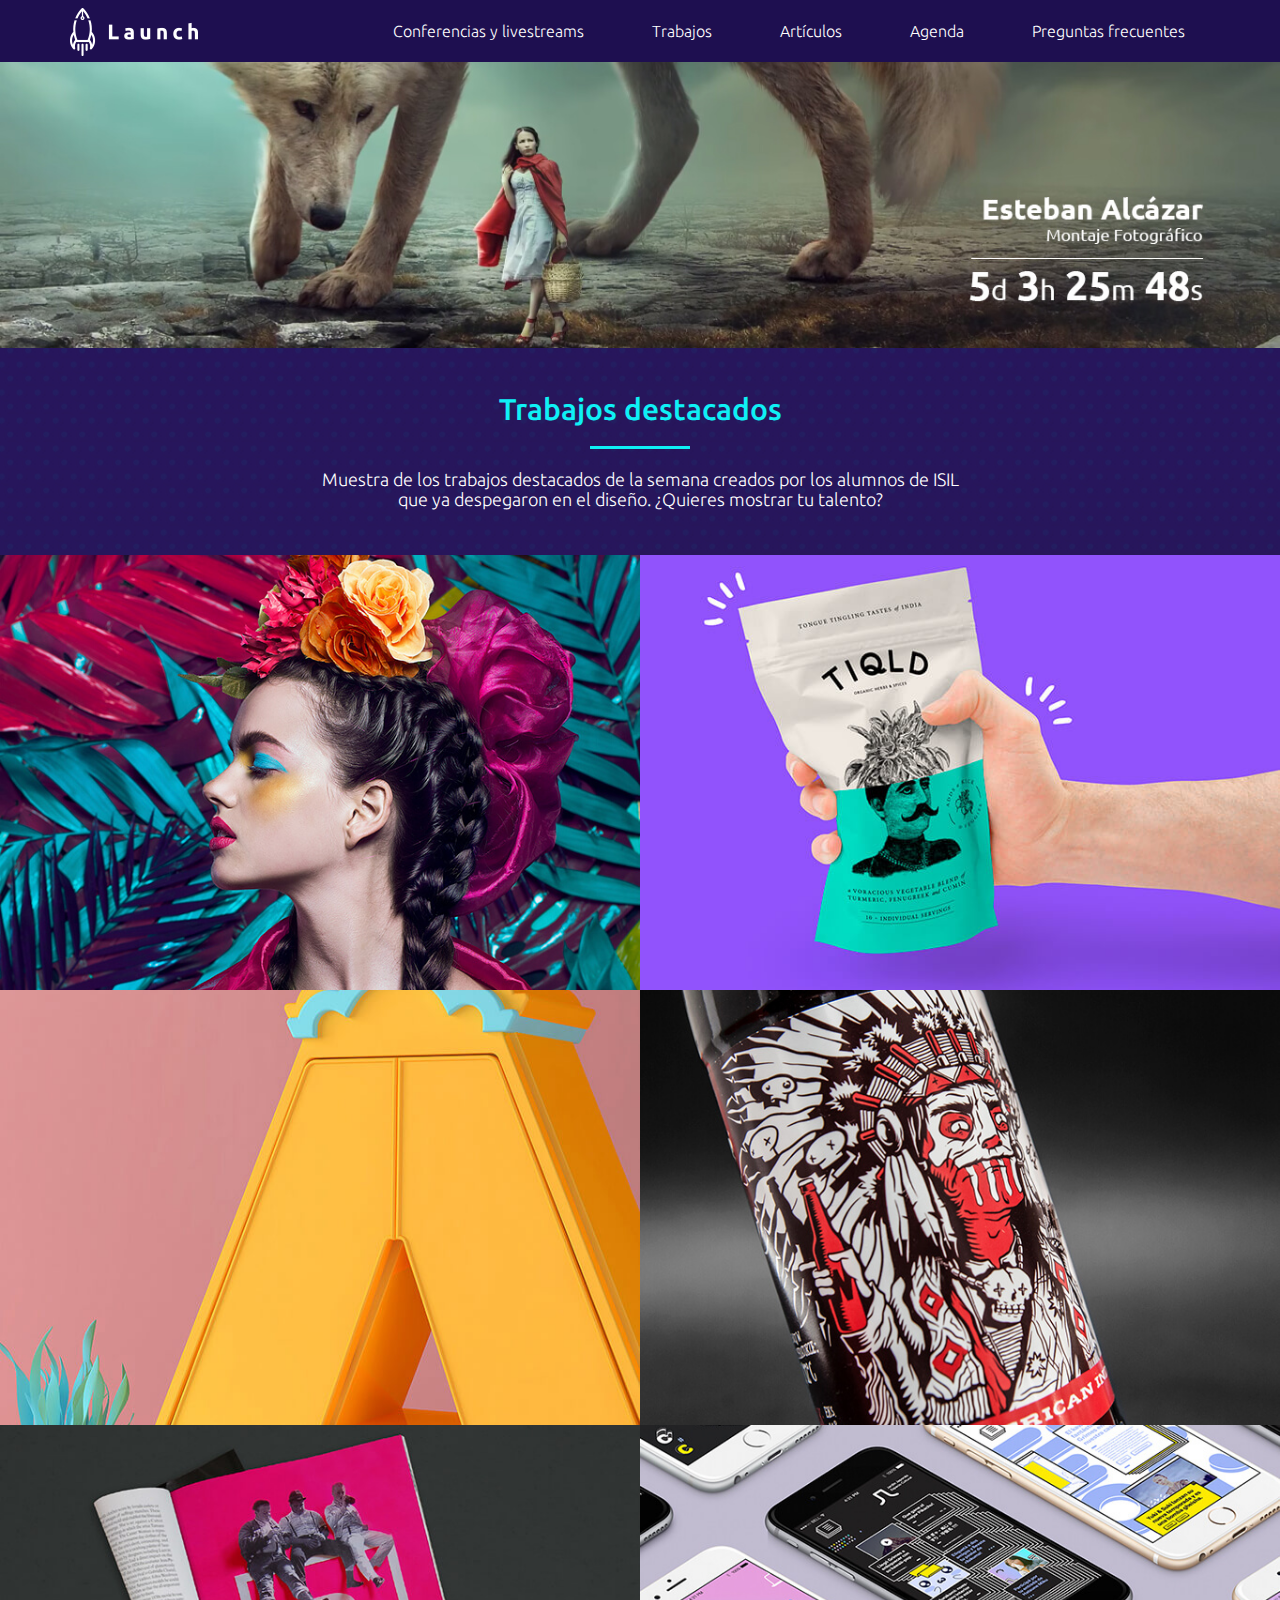
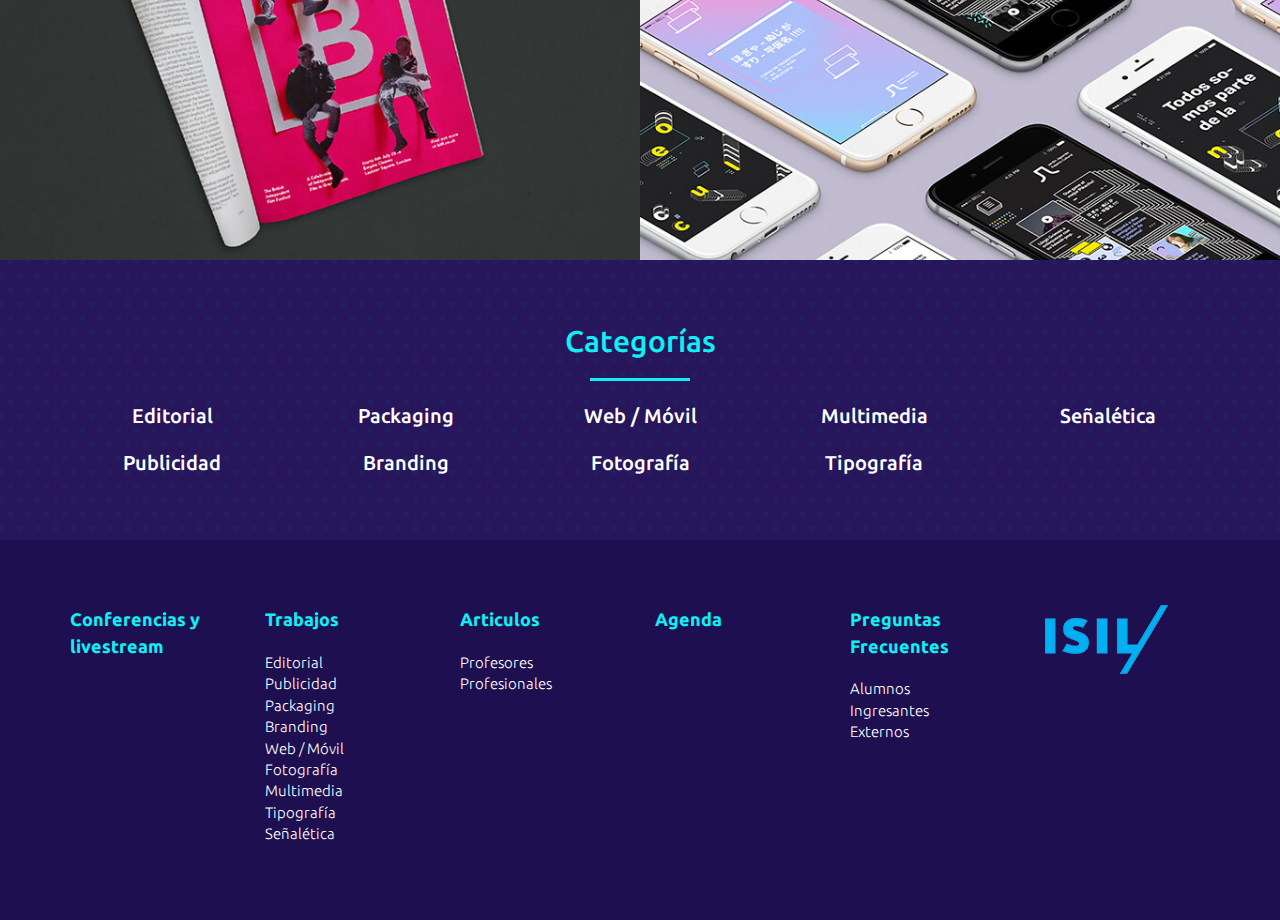
<file: index.html>
<!DOCTYPE html>
<html lang="es-PE">
<head>
    <meta charset="UTF-8">
    <meta name="viewport" content="width=device-width, initial-scale=1">
    <meta name="description" content="">
    <meta name="keywords" content="">
    <title>Home</title>
    <link rel="stylesheet" type="text/css" href="css/bootstrap.min.css">
    <link rel="stylesheet" type="text/css" href="css/bootstrap-theme.min.css">
    <link rel="stylesheet" type="text/css" href="css/font-awesome.css">       
    <link rel="stylesheet" type="text/css" href="css/style.css">   
    <link rel="stylesheet" type="text/css" href="css/responsive.css">
</head>
<body>
<header>
<nav class="navbar navbar-default" role="navigation">
    <div class="container header">
        <div class="navbar-header">
            <button type="button" class="navbar-toggle collapsed" data-toggle="collapse" data-target="#bs-example-navbar-collapse-1" aria-expanded="false">
                <span class="sr-only">Desplegar navegaciónn</span>
                <span class="icon-bar"></span>
                <span class="icon-bar"></span>
                <span class="icon-bar"></span>
            </button>
           <a class="navbar-brand" href="/" rel="home">
                <img src="img/logo.png" alt="" class="img-logo" />
           </a>
        </div>    
        <div class="collapse navbar-collapse" id="bs-example-navbar-collapse-1">
            <ul class="nav navbar-nav menu navbar-right">
                <li class="ico-conferencia"><a href="#">Conferencias y livestreams</a></li>
                <li class="ico-trabajo">
                    <a title="Trabajos" href="trabajos.html" data-toggle="dropdown" class="dropdown-toggle" aria-haspopup="true">Trabajos</a>
                    <ul class="dropdown-menu">
                        <li><a href="#">Editorial</a></li>
                        <li><a href="#">Publicidad</a></li>
                        <li><a href="#">Packaging</a></li>
                        <li><a href="#">Branding</a></li>
                        <li><a href="#">Web / Móvil</a></li>
                        <li><a href="#">Fotografía</a></li>
                        <li><a href="#">Multimedia</a></li> 
                        <li><a href="#">Tipografía</a></li>
                        <li><a href="#">Señalética</a></li>                                                                                                                              
                    </ul>
                </li>
                <li class="ico-articulo"><a href="articulos.html">Artículos</a></li>
                <li class="ico-agenda"><a href="agenda.html">Agenda</a></li>
                <li class="ico-pregunta"><a href="preguntas.html">Preguntas frecuentes</a></li>
            </ul>
        </div>
    </div>
</nav>
</header>
<div class="wrapper">
    <section class="banners">
        <article><img src="img/banner.jpg" class="img-responsive" /></article>
    </section>
    <section class="home-seccion-1">
        <h2>Trabajos destacados</h2>
        <h3>Muestra de los trabajos destacados de la semana creados por los alumnos de ISIL que ya despegaron en el diseño. ¿Quieres mostrar tu talento?</h3>
    </section>
    <section class="home-seccion-2 container-fluid">
        <div class="row">
            <article class="col-lg-6 col-md-6 col-sm-6 contenedor-proyectos">
                <img src="img/proy_1.jpg" class="img-responsive" />
                 <div class="trabajo-vermas">
                    <div class="trabajo-fondo-vermas">
                        <h2>Belleza Natural</h2>
                        <h3>Isabel Macedo - Fotografía</h3>
                        <a href="#">Ver más</a>
                    </div>
                </div>
            </article>
            <article class="col-lg-6 col-md-6 col-sm-6 contenedor-proyectos">
                <img src="img/proy_2.jpg" class="img-responsive" />
                <div class="trabajo-vermas">
                    <div class="trabajo-fondo-vermas">
                        <h2>Belleza Natural</h2>
                        <h3>Isabel Macedo - Fotografía</h3>
                        <a href="#">Ver más</a>
                    </div>
                </div>
            </article>
            <article class="col-lg-6 col-md-6 col-sm-6 contenedor-proyectos">
                <img src="img/proy_3.jpg" class="img-responsive" />
                 <div class="trabajo-vermas">
                    <div class="trabajo-fondo-vermas">
                        <h2>Belleza Natural</h2>
                        <h3>Isabel Macedo - Fotografía</h3>
                        <a href="#">Ver más</a>
                    </div>
                </div>
            </article>
            <article class="col-lg-6 col-md-6 col-sm-6 contenedor-proyectos">
                <img src="img/proy_4.jpg" class="img-responsive" />
                <div class="trabajo-vermas">
                    <div class="trabajo-fondo-vermas">
                        <h2>Belleza Natural</h2>
                        <h3>Isabel Macedo - Fotografía</h3>
                        <a href="#">Ver más</a>
                    </div>
                </div>
            </article>
            <article class="col-lg-6 col-md-6 col-sm-6 contenedor-proyectos">
                <img src="img/proy_5.jpg" class="img-responsive" />
                <div class="trabajo-vermas">
                    <div class="trabajo-fondo-vermas">
                        <h2>Belleza Natural</h2>
                        <h3>Isabel Macedo - Fotografía</h3>
                        <a href="#">Ver más</a>
                    </div>
                </div>
            </article>
            <article class="col-lg-6 col-md-6 col-sm-6 contenedor-proyectos">
                <img src="img/proy_6.jpg" class="img-responsive" />
                <div class="trabajo-vermas">
                    <div class="trabajo-fondo-vermas">
                        <h2>Belleza Natural</h2>
                        <h3>Isabel Macedo - Fotografía</h3>
                        <a href="#">Ver más</a>
                    </div>
                </div>
            </article>
        </div>
    </section>
    <section class="home-seccion-3 container">
        <h2>Categorías</h2>
        <div class="row">
            <div class="col-especial col-md-4 col-sm-4 lista-categorias"><a href="#">Editorial</a></div>
            <div class="col-especial col-md-4 col-sm-4 lista-categorias"><a href="#">Packaging</a></div>
            <div class="col-especial col-md-4 col-sm-4 lista-categorias"><a href="#">Web / Móvil</a></div>
            <div class="col-especial col-md-4 col-sm-4 lista-categorias"><a href="#">Multimedia</a></div>
            <div class="col-especial col-md-4 col-sm-4 lista-categorias"><a href="#">Señalética</a></div>
            <div class="col-especial col-md-4 col-sm-4 lista-categorias"><a href="#">Publicidad</a></div> 
            <div class="col-especial col-md-4 col-sm-4 lista-categorias"><a href="#">Branding</a></div>
            <div class="col-especial col-md-4 col-sm-4 lista-categorias"><a href="#">Fotografía</a></div>            
            <div class="col-especial col-md-4 col-sm-4 lista-categorias"><a href="#">Tipografía</a></div>
        </div>
    </section>
</div>
<footer>
    <div class="container">
        <div class="row">
            <div class="-col-lg-2 col-md-2 col-sm-4">
                <h3><a href="#">Conferencias y livestream</a></h3>
            </div>
            <div class="-col-lg-2 col-md-2 col-sm-4">
                <h3><a href="trabajos.html">Trabajos</a></h3>
                <ul>
                    <li><a href="#">Editorial</a></li>
                    <li><a href="#">Publicidad</a></li>
                    <li><a href="#">Packaging</a></li>
                    <li><a href="#">Branding</a></li>
                    <li><a href="#">Web / Móvil</a></li>
                    <li><a href="#">Fotografía</a></li>
                    <li><a href="#">Multimedia</a></li> 
                    <li><a href="#">Tipografía</a></li>
                    <li><a href="#">Señalética</a></li>       
                </ul>
            </div>
            <div class="-col-lg-2 col-md-2 col-sm-4">
                <h3><a href="articulos.html">Articulos</a></h3>
                <ul>
                    <li><a href="#">Profesores</a></li>
                    <li><a href="#">Profesionales</a></li>      
                </ul>
            </div>
            <div class="-col-lg-2 col-md-2 col-sm-4">
                <h3><a href="agenda.html">Agenda</a></h3>
            </div>
            <div class="-col-lg-2 col-md-2 col-sm-4">
                <h3><a href="preguntas.html">Preguntas Frecuentes</a></h3>
                <ul>
                    <li><a href="#">Alumnos</a></li>
                    <li><a href="#">Ingresantes</a></li>
                    <li><a href="#">Externos</a></li>                              
                </ul>
            </div>
            <div class="-col-lg-2 col-md-2 col-sm-12 logo-isil">
                <a href="#"><img src="img/logo_isil.png" /></a>
            </div>
        </div>
    </div>
</footer>
<script type="text/javascript" src="js/jquery-3.2.1.min.js"></script>
<script type="text/javascript" src="js/bootstrap.min.js"></script>
</body>
</html>
</file>
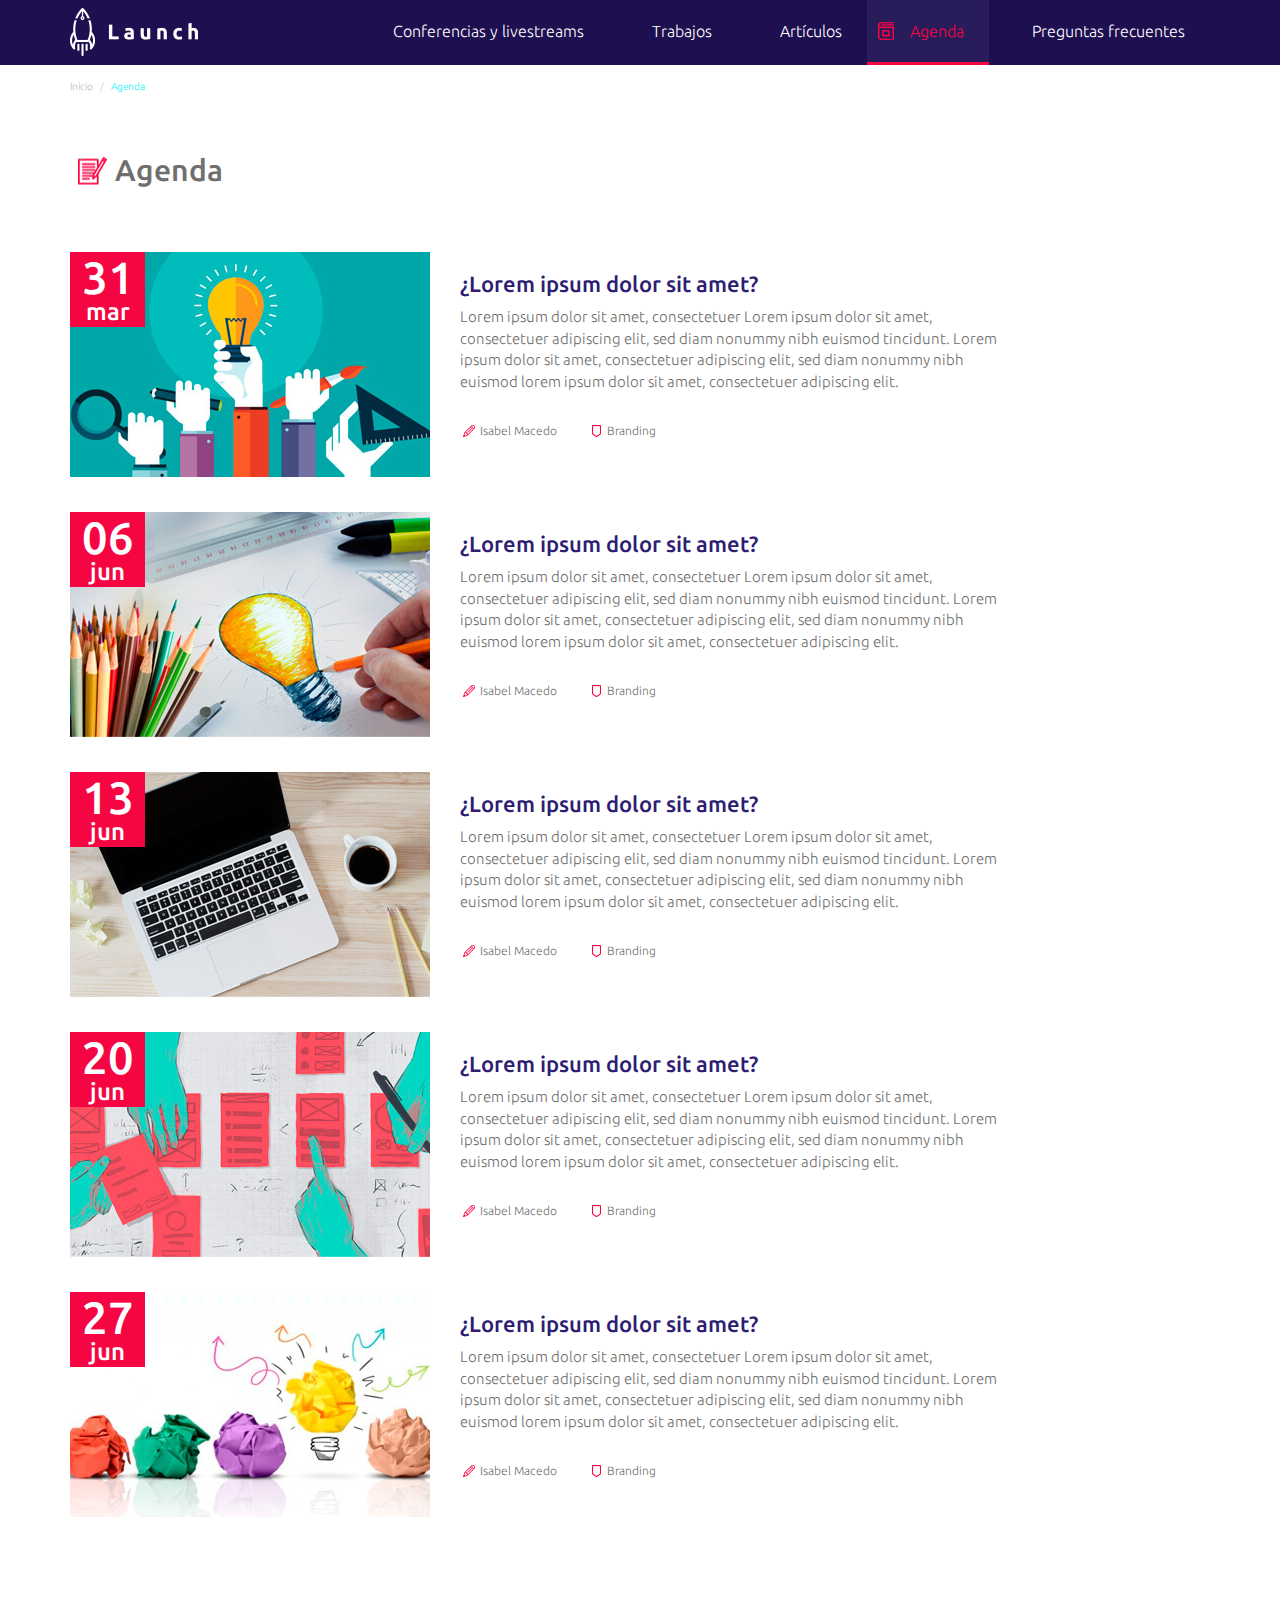
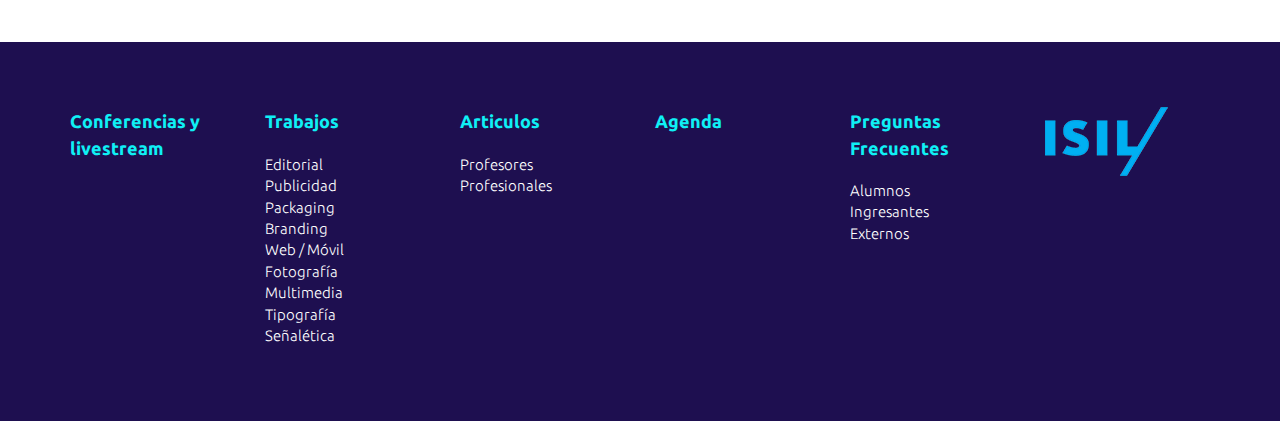
<file: agenda.html>
<!DOCTYPE html>
<html lang="es-PE">
<head>
    <meta charset="UTF-8">
    <meta name="viewport" content="width=device-width, initial-scale=1">
    <meta name="description" content="">
    <meta name="keywords" content="">
    <title>Agenda</title>
    <link rel="stylesheet" type="text/css" href="css/bootstrap.min.css">
    <link rel="stylesheet" type="text/css" href="css/bootstrap-theme.min.css">
    <link rel="stylesheet" type="text/css" href="css/font-awesome.css">        
    <link rel="stylesheet" type="text/css" href="css/style.css">   
    <link rel="stylesheet" type="text/css" href="css/responsive.css">
</head>
<body>
<header>
<nav class="navbar navbar-default" role="navigation">
    <div class="container header">
        <div class="navbar-header">
            <button type="button" class="navbar-toggle collapsed" data-toggle="collapse" data-target="#bs-example-navbar-collapse-1" aria-expanded="false">
                <span class="sr-only">Desplegar navegaciónn</span>
                <span class="icon-bar"></span>
                <span class="icon-bar"></span>
                <span class="icon-bar"></span>
            </button>
           <a class="navbar-brand" href="/" rel="home">
                <img src="img/logo.png" alt="" class="img-logo" />
           </a>
        </div>    
        <div class="collapse navbar-collapse" id="bs-example-navbar-collapse-1">
            <ul class="nav navbar-nav menu navbar-right">
                <li class="ico-conferencia"><a href="#">Conferencias y livestreams</a></li>
                <li class="ico-trabajo">
                    <a title="Trabajos" href="#" data-toggle="dropdown" class="dropdown-toggle" aria-haspopup="true">Trabajos</a>
                    <ul class="dropdown-menu">
                        <li><a href="#">Editorial</a></li>
                        <li><a href="#">Publicidad</a></li>
                        <li><a href="#">Packaging</a></li>
                        <li><a href="#">Branding</a></li>
                        <li><a href="#">Web / Móvil</a></li>
                        <li><a href="#">Fotografía</a></li>
                        <li><a href="#">Multimedia</a></li> 
                        <li><a href="#">Tipografía</a></li>
                        <li><a href="#">Señalética</a></li>                                                                                                                              
                    </ul>
                </li>
                <li class="ico-articulo"><a href="#">Artículos</a></li>
                <li class="ico-agenda active"><a href="#">Agenda</a></li>
                <li class="ico-pregunta"><a href="#">Preguntas frecuentes</a></li>
            </ul>
        </div>
    </div>
</nav>
</header>
<div class="wrapper-blanco">
    <section class="container" >
        <ol class="breadcrumb">
          <li><a href="#">Inicio</a></li>   
          <li class="active">Agenda</li>
        </ol>
    </section>
    <section class="container contenedor-titulo">
        <div class="row">
            <div class="col-lg-3 col-md-3 col-sm-3">
                <h2 class="titulo titulo-articulos">Agenda</h2>
            </div>
        </div>    
    </section>
    <section class="container agenda">
        <div class="row">
            <article class="col-lg-12 col-md-12 col-sm-12 contenedor-agenda">
                <div class="row">
                    <div class="col-lg-4 col-md-4 col-sm-6 thumbail">
                     <a href="#">
                        <img src="img/articulo_1.jpg" class="img-responsive" />
                     </a>
                     <div class="cuadrado-fecha">
                        <h2>31</h2>
                        <h4>mar</h4>
                     </div>  
                    </div>
                    <div class="col-lg-6 col-md-8 col-sm-6">
                        <h4><a href="#">¿Lorem ipsum dolor sit amet?</a></h4>
                        <p class="resumen-agenda">
                            Lorem ipsum dolor sit amet, consectetuer Lorem ipsum dolor sit amet, consectetuer adipiscing elit, sed diam nonummy nibh euismod tincidunt. Lorem ipsum dolor sit amet, consectetuer adipiscing elit, sed diam nonummy nibh euismod lorem ipsum dolor sit amet, consectetuer adipiscing elit.
                        </p>
                        <ul class="meta-trabajo">
                            <li><a href="#" class="meta-autor">Isabel Macedo</a></li>
                            <li><a href="#" class="meta-category">Branding</a></li>     
                        </ul>
                    </div>
                </div>
            </article>
            <article class="col-lg-12 col-md-12 col-sm-12 contenedor-agenda">
                <div class="row">
                    <div class="col-lg-4 col-md-4 col-sm-6 thumbail">
                     <a href="#">
                        <img src="img/articulo_2.jpg" class="img-responsive" />
                     </a>
                     <div class="cuadrado-fecha">
                        <h2>06</h2>
                        <h4>jun</h4>
                     </div>    
                    </div>
                    <div class="col-lg-6 col-md-8 col-sm-6">
                        <h4><a href="#">¿Lorem ipsum dolor sit amet?</a></h4>
                        <p class="resumen-agenda">
                            Lorem ipsum dolor sit amet, consectetuer Lorem ipsum dolor sit amet, consectetuer adipiscing elit, sed diam nonummy nibh euismod tincidunt. Lorem ipsum dolor sit amet, consectetuer adipiscing elit, sed diam nonummy nibh euismod lorem ipsum dolor sit amet, consectetuer adipiscing elit.
                        </p>
                        <ul class="meta-trabajo">
                            <li><a href="#" class="meta-autor">Isabel Macedo</a></li>
                            <li><a href="#" class="meta-category">Branding</a></li>                                     
                        </ul>
                    </div>
                </div>
            </article>   
            <article class="col-lg-12 col-md-12 col-sm-12 contenedor-agenda">
                <div class="row">
                    <div class="col-lg-4 col-md-4 col-sm-6 thumbail">
                     <a href="#">
                        <img src="img/articulo_3.jpg" class="img-responsive" />
                     </a>
                     <div class="cuadrado-fecha">
                        <h2>13</h2>
                        <h4>jun</h4>
                     </div>    
                    </div>
                    <div class="col-lg-6 col-md-8 col-sm-6">
                        <h4><a href="#">¿Lorem ipsum dolor sit amet?</a></h4>
                        <p class="resumen-agenda">
                            Lorem ipsum dolor sit amet, consectetuer Lorem ipsum dolor sit amet, consectetuer adipiscing elit, sed diam nonummy nibh euismod tincidunt. Lorem ipsum dolor sit amet, consectetuer adipiscing elit, sed diam nonummy nibh euismod lorem ipsum dolor sit amet, consectetuer adipiscing elit.
                        </p>
                        <ul class="meta-trabajo">
                            <li><a href="#" class="meta-autor">Isabel Macedo</a></li>
                            <li><a href="#" class="meta-category">Branding</a></li>                                      
                        </ul>
                    </div>
                </div>
            </article>   
            <article class="col-lg-12 col-md-12 col-sm-12 contenedor-agenda">
                <div class="row">
                    <div class="col-lg-4 col-md-4 col-sm-6 thumbail">
                     <a href="#">
                        <img src="img/articulo_4.jpg" class="img-responsive" />
                     </a>
                     <div class="cuadrado-fecha">
                        <h2>20</h2>
                        <h4>jun</h4>
                     </div>                        
                    </div>
                    <div class="col-lg-6 col-md-8 col-sm-6">
                        <h4><a href="#">¿Lorem ipsum dolor sit amet?</a></h4>
                        <p class="resumen-agenda">
                            Lorem ipsum dolor sit amet, consectetuer Lorem ipsum dolor sit amet, consectetuer adipiscing elit, sed diam nonummy nibh euismod tincidunt. Lorem ipsum dolor sit amet, consectetuer adipiscing elit, sed diam nonummy nibh euismod lorem ipsum dolor sit amet, consectetuer adipiscing elit.
                        </p>
                        <ul class="meta-trabajo">
                            <li><a href="#" class="meta-autor">Isabel Macedo</a></li>
                            <li><a href="#" class="meta-category">Branding</a></li>                                   
                        </ul>
                    </div>
                </div>
            </article>   
            <article class="col-lg-12 col-md-12 col-sm-12 contenedor-agenda">
                <div class="row">
                    <div class="col-lg-4 col-md-4 col-sm-6 thumbail">
                     <a href="#">
                        <img src="img/articulo_5.jpg" class="img-responsive" />
                     </a>
                     <div class="cuadrado-fecha">
                        <h2>27</h2>
                        <h4>jun</h4>
                     </div>   
                    </div>
                    <div class="col-lg-6 col-md-8 col-sm-6">
                        <h4><a href="#">¿Lorem ipsum dolor sit amet?</a></h4>
                        <p class="resumen-agenda">
                            Lorem ipsum dolor sit amet, consectetuer Lorem ipsum dolor sit amet, consectetuer adipiscing elit, sed diam nonummy nibh euismod tincidunt. Lorem ipsum dolor sit amet, consectetuer adipiscing elit, sed diam nonummy nibh euismod lorem ipsum dolor sit amet, consectetuer adipiscing elit.
                        </p>
                        <ul class="meta-trabajo">
                            <li><a href="#" class="meta-autor">Isabel Macedo</a></li>
                            <li><a href="#" class="meta-category">Branding</a></li>                                    
                        </ul>
                    </div>
                </div>
            </article>          
        </div>
    </section>
</div>
<footer>
    <div class="container">
        <div class="row">
            <div class="-col-lg-2 col-md-2 col-sm-4">
                <h3><a href="#">Conferencias y livestream</a></h3>
            </div>
            <div class="-col-lg-2 col-md-2 col-sm-4">
                <h3><a href="#">Trabajos</a></h3>
                <ul>
                    <li><a href="#">Editorial</a></li>
                    <li><a href="#">Publicidad</a></li>
                    <li><a href="#">Packaging</a></li>
                    <li><a href="#">Branding</a></li>
                    <li><a href="#">Web / Móvil</a></li>
                    <li><a href="#">Fotografía</a></li>
                    <li><a href="#">Multimedia</a></li> 
                    <li><a href="#">Tipografía</a></li>
                    <li><a href="#">Señalética</a></li>       
                </ul>
            </div>
            <div class="-col-lg-2 col-md-2 col-sm-4">
                <h3><a href="#">Articulos</a></h3>
                <ul>
                    <li><a href="#">Profesores</a></li>
                    <li><a href="#">Profesionales</a></li>      
                </ul>
            </div>
            <div class="-col-lg-2 col-md-2 col-sm-4">
                <h3><a href="#">Agenda</a></h3>
            </div>
            <div class="-col-lg-2 col-md-2 col-sm-4">
                <h3><a href="#">Preguntas Frecuentes</a></h3>
                <ul>
                    <li><a href="#">Alumnos</a></li>
                    <li><a href="#">Ingresantes</a></li>
                    <li><a href="#">Externos</a></li>                              
                </ul>
            </div>
            <div class="-col-lg-2 col-md-2 col-sm-12 logo-isil">
                <a href="#"><img src="img/logo_isil.png" /></a>
            </div>
        </div>
    </div>
</footer>
<script type="text/javascript" src="js/jquery-3.2.1.min.js"></script>
<script type="text/javascript" src="js/bootstrap.min.js"></script>
</body>
</html>
</file>
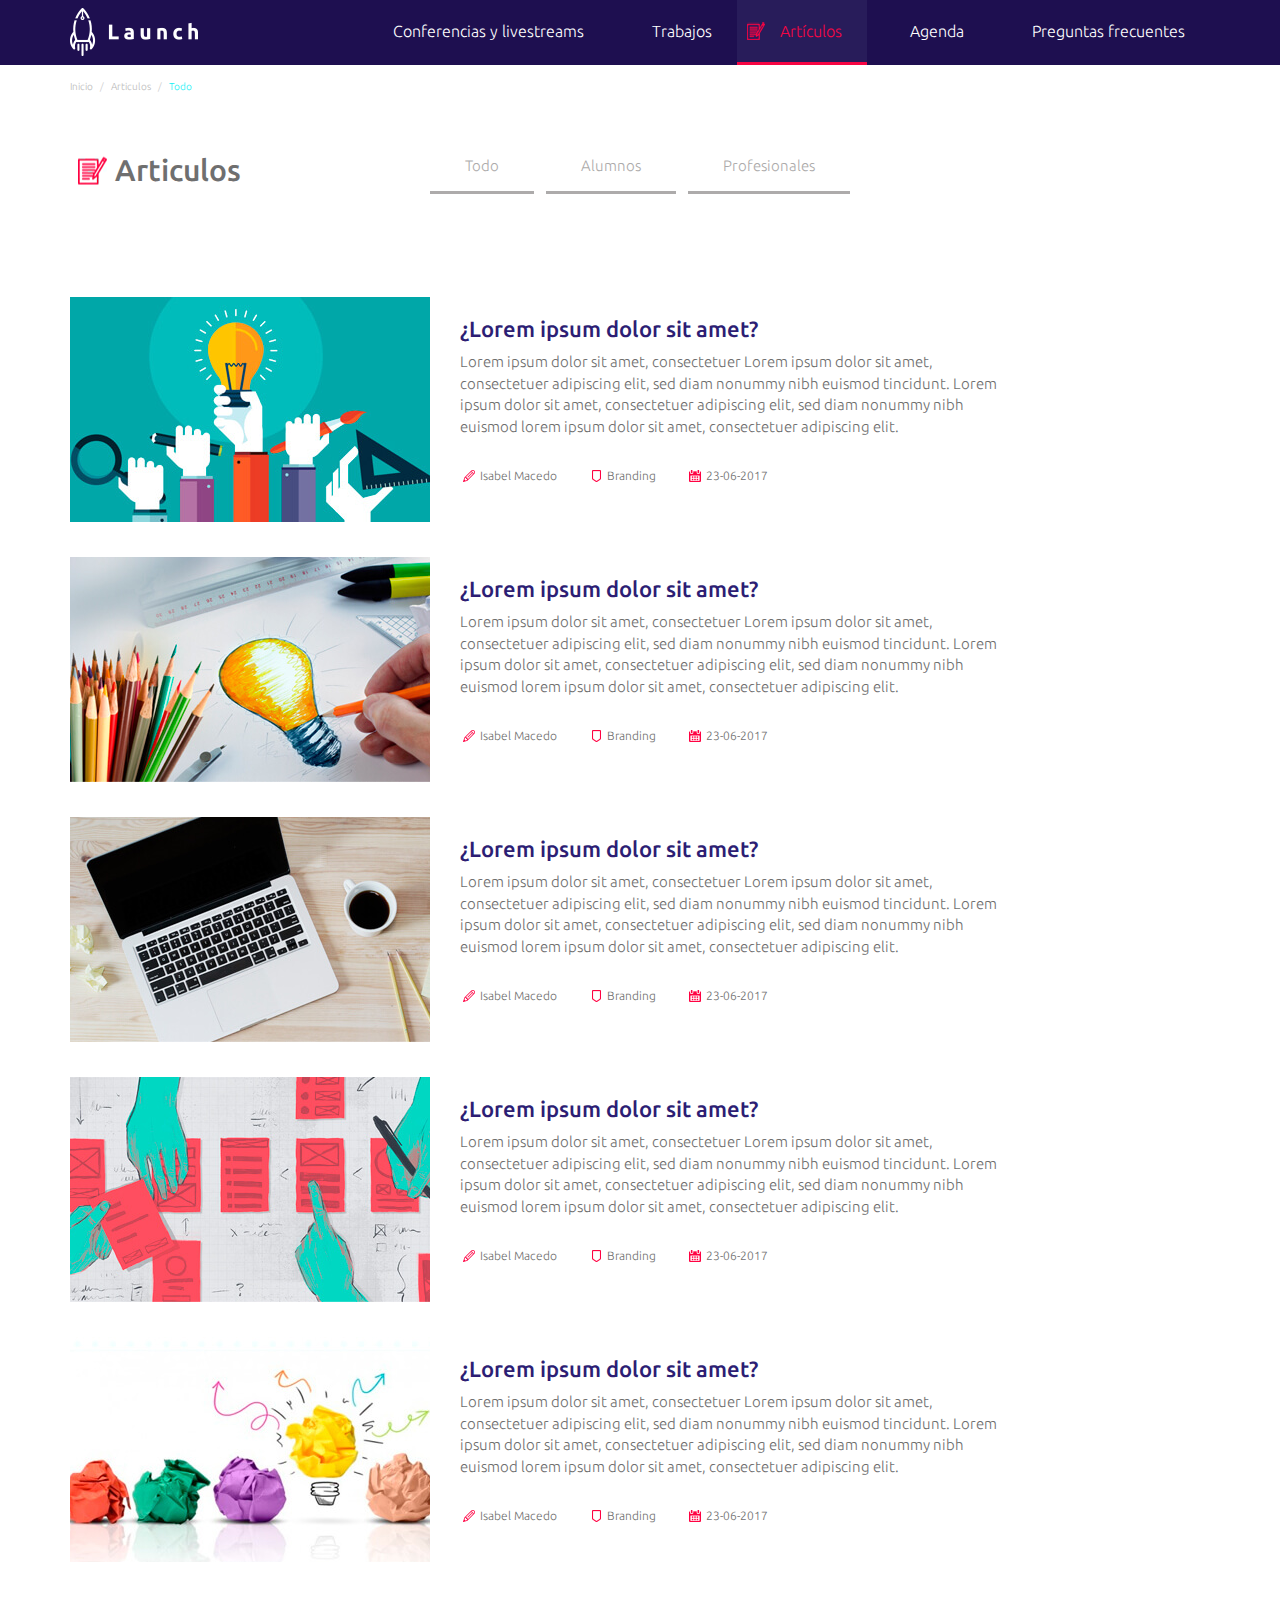
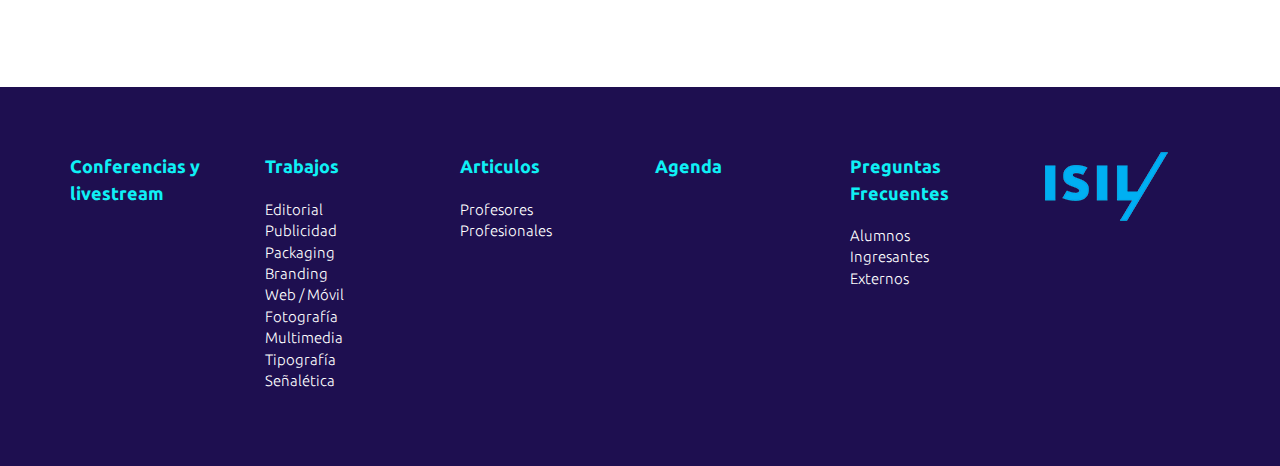
<file: articulos.html>
<!DOCTYPE html>
<html lang="es-PE">
<head>
    <meta charset="UTF-8">
    <meta name="viewport" content="width=device-width, initial-scale=1">
    <meta name="description" content="">
    <meta name="keywords" content="">
    <title>Articulos</title>
    <link rel="stylesheet" type="text/css" href="css/bootstrap.min.css">
    <link rel="stylesheet" type="text/css" href="css/bootstrap-theme.min.css">
    <link rel="stylesheet" type="text/css" href="css/font-awesome.css">        
    <link rel="stylesheet" type="text/css" href="css/style.css">   
    <link rel="stylesheet" type="text/css" href="css/responsive.css">
</head>
<body>
<header>
<nav class="navbar navbar-default" role="navigation">
    <div class="container header">
        <div class="navbar-header">
            <button type="button" class="navbar-toggle collapsed" data-toggle="collapse" data-target="#bs-example-navbar-collapse-1" aria-expanded="false">
                <span class="sr-only">Desplegar navegaciónn</span>
                <span class="icon-bar"></span>
                <span class="icon-bar"></span>
                <span class="icon-bar"></span>
            </button>
           <a class="navbar-brand" href="/" rel="home">
                <img src="img/logo.png" alt="" class="img-logo" />
           </a>
        </div>    
        <div class="collapse navbar-collapse" id="bs-example-navbar-collapse-1">
            <ul class="nav navbar-nav menu navbar-right">
                <li class="ico-conferencia"><a href="#">Conferencias y livestreams</a></li>
                <li class="ico-trabajo">
                    <a title="Trabajos" href="#" data-toggle="dropdown" class="dropdown-toggle" aria-haspopup="true">Trabajos</a>
                    <ul class="dropdown-menu">
                        <li><a href="#">Editorial</a></li>
                        <li><a href="#">Publicidad</a></li>
                        <li><a href="#">Packaging</a></li>
                        <li><a href="#">Branding</a></li>
                        <li><a href="#">Web / Móvil</a></li>
                        <li><a href="#">Fotografía</a></li>
                        <li><a href="#">Multimedia</a></li> 
                        <li><a href="#">Tipografía</a></li>
                        <li><a href="#">Señalética</a></li>                                                                                                                              
                    </ul>
                </li>
                <li class="ico-articulo active"><a href="#">Artículos</a></li>
                <li class="ico-agenda"><a href="#">Agenda</a></li>
                <li class="ico-pregunta"><a href="#">Preguntas frecuentes</a></li>
            </ul>
        </div>
    </div>
</nav>
</header>
<div class="wrapper-blanco">
    <section class="container" >
        <ol class="breadcrumb">
          <li><a href="#">Inicio</a></li>
          <li><a href="#">Articulos</a></li>      
          <li class="active">Todo</li>
        </ol>
    </section>
    <section class="container contenedor-titulo">
        <div class="row">
            <div class="col-lg-3 col-md-3 col-sm-3">
                <h2 class="titulo titulo-articulos">Articulos</h2>
            </div>
            <div class="col-lg-6 col-md-6 col-sm-9" style="text-align: center;">
                <ul class="categoria">
                    <li><a href="#">Todo</a></li>
                    <li><a href="#">Alumnos</a></li>
                    <li><a href="#">Profesionales</a></li>
                </ul>
            </div>
        </div>    
    </section>
    <section class="container articulos">
        <div class="row">
            <article class="col-lg-12 col-md-12 col-sm-12 contenedor-articulos">
                <div class="row">
                    <div class="col-lg-4 col-md-4 col-sm-6 thumbail">
                     <a href="#">
                        <img src="img/articulo_1.jpg" class="img-responsive" />
                     </a>  
                    </div>
                    <div class="col-lg-6 col-md-8 col-sm-6">
                        <h4><a href="#">¿Lorem ipsum dolor sit amet?</a></h4>
                        <p class="resumen-articulo">
                            Lorem ipsum dolor sit amet, consectetuer Lorem ipsum dolor sit amet, consectetuer adipiscing elit, sed diam nonummy nibh euismod tincidunt. Lorem ipsum dolor sit amet, consectetuer adipiscing elit, sed diam nonummy nibh euismod lorem ipsum dolor sit amet, consectetuer adipiscing elit.
                        </p>
                        <ul class="meta-trabajo">
                            <li><a href="#" class="meta-autor">Isabel Macedo</a></li>
                            <li><a href="#" class="meta-category">Branding</a></li>
                            <li><a href="#" class="meta-fecha">23-06-2017</a></li>                                        
                        </ul>
                    </div>
                </div>
            </article>
            <article class="col-lg-12 col-md-12 col-sm-12 contenedor-articulos">
                <div class="row">
                    <div class="col-lg-4 col-md-4 col-sm-6 thumbail">
                     <a href="#">
                        <img src="img/articulo_2.jpg" class="img-responsive" />
                     </a>  
                    </div>
                    <div class="col-lg-6 col-md-8 col-sm-6">
                        <h4><a href="#">¿Lorem ipsum dolor sit amet?</a></h4>
                        <p class="resumen-articulo">
                            Lorem ipsum dolor sit amet, consectetuer Lorem ipsum dolor sit amet, consectetuer adipiscing elit, sed diam nonummy nibh euismod tincidunt. Lorem ipsum dolor sit amet, consectetuer adipiscing elit, sed diam nonummy nibh euismod lorem ipsum dolor sit amet, consectetuer adipiscing elit.
                        </p>
                        <ul class="meta-trabajo">
                            <li><a href="#" class="meta-autor">Isabel Macedo</a></li>
                            <li><a href="#" class="meta-category">Branding</a></li>
                            <li><a href="#" class="meta-fecha">23-06-2017</a></li>                                        
                        </ul>
                    </div>
                </div>
            </article>   
            <article class="col-lg-12 col-md-12 col-sm-12 contenedor-articulos">
                <div class="row">
                    <div class="col-lg-4 col-md-4 col-sm-6 thumbail">
                     <a href="#">
                        <img src="img/articulo_3.jpg" class="img-responsive" />
                     </a>  
                    </div>
                    <div class="col-lg-6 col-md-8 col-sm-6">
                        <h4><a href="#">¿Lorem ipsum dolor sit amet?</a></h4>
                        <p class="resumen-articulo">
                            Lorem ipsum dolor sit amet, consectetuer Lorem ipsum dolor sit amet, consectetuer adipiscing elit, sed diam nonummy nibh euismod tincidunt. Lorem ipsum dolor sit amet, consectetuer adipiscing elit, sed diam nonummy nibh euismod lorem ipsum dolor sit amet, consectetuer adipiscing elit.
                        </p>
                        <ul class="meta-trabajo">
                            <li><a href="#" class="meta-autor">Isabel Macedo</a></li>
                            <li><a href="#" class="meta-category">Branding</a></li>
                            <li><a href="#" class="meta-fecha">23-06-2017</a></li>                                        
                        </ul>
                    </div>
                </div>
            </article>   
            <article class="col-lg-12 col-md-12 col-sm-12 contenedor-articulos">
                <div class="row">
                    <div class="col-lg-4 col-md-4 col-sm-6 thumbail">
                     <a href="#">
                        <img src="img/articulo_4.jpg" class="img-responsive" />
                     </a>  
                    </div>
                    <div class="col-lg-6 col-md-8 col-sm-6">
                        <h4><a href="#">¿Lorem ipsum dolor sit amet?</a></h4>
                        <p class="resumen-articulo">
                            Lorem ipsum dolor sit amet, consectetuer Lorem ipsum dolor sit amet, consectetuer adipiscing elit, sed diam nonummy nibh euismod tincidunt. Lorem ipsum dolor sit amet, consectetuer adipiscing elit, sed diam nonummy nibh euismod lorem ipsum dolor sit amet, consectetuer adipiscing elit.
                        </p>
                        <ul class="meta-trabajo">
                            <li><a href="#" class="meta-autor">Isabel Macedo</a></li>
                            <li><a href="#" class="meta-category">Branding</a></li>
                            <li><a href="#" class="meta-fecha">23-06-2017</a></li>                                        
                        </ul>
                    </div>
                </div>
            </article>   
            <article class="col-lg-12 col-md-12 col-sm-12 contenedor-articulos">
                <div class="row">
                    <div class="col-lg-4 col-md-4 col-sm-6 thumbail">
                     <a href="#">
                        <img src="img/articulo_5.jpg" class="img-responsive" />
                     </a>  
                    </div>
                    <div class="col-lg-6 col-md-8 col-sm-6">
                        <h4><a href="#">¿Lorem ipsum dolor sit amet?</a></h4>
                        <p class="resumen-articulo">
                            Lorem ipsum dolor sit amet, consectetuer Lorem ipsum dolor sit amet, consectetuer adipiscing elit, sed diam nonummy nibh euismod tincidunt. Lorem ipsum dolor sit amet, consectetuer adipiscing elit, sed diam nonummy nibh euismod lorem ipsum dolor sit amet, consectetuer adipiscing elit.
                        </p>
                        <ul class="meta-trabajo">
                            <li><a href="#" class="meta-autor">Isabel Macedo</a></li>
                            <li><a href="#" class="meta-category">Branding</a></li>
                            <li><a href="#" class="meta-fecha">23-06-2017</a></li>                                        
                        </ul>
                    </div>
                </div>
            </article>          
        </div>
    </section>
</div>
<footer>
    <div class="container">
        <div class="row">
            <div class="-col-lg-2 col-md-2 col-sm-4">
                <h3><a href="#">Conferencias y livestream</a></h3>
            </div>
            <div class="-col-lg-2 col-md-2 col-sm-4">
                <h3><a href="#">Trabajos</a></h3>
                <ul>
                    <li><a href="#">Editorial</a></li>
                    <li><a href="#">Publicidad</a></li>
                    <li><a href="#">Packaging</a></li>
                    <li><a href="#">Branding</a></li>
                    <li><a href="#">Web / Móvil</a></li>
                    <li><a href="#">Fotografía</a></li>
                    <li><a href="#">Multimedia</a></li> 
                    <li><a href="#">Tipografía</a></li>
                    <li><a href="#">Señalética</a></li>       
                </ul>
            </div>
            <div class="-col-lg-2 col-md-2 col-sm-4">
                <h3><a href="#">Articulos</a></h3>
                <ul>
                    <li><a href="#">Profesores</a></li>
                    <li><a href="#">Profesionales</a></li>      
                </ul>
            </div>
            <div class="-col-lg-2 col-md-2 col-sm-4">
                <h3><a href="#">Agenda</a></h3>
            </div>
            <div class="-col-lg-2 col-md-2 col-sm-4">
                <h3><a href="#">Preguntas Frecuentes</a></h3>
                <ul>
                    <li><a href="#">Alumnos</a></li>
                    <li><a href="#">Ingresantes</a></li>
                    <li><a href="#">Externos</a></li>                              
                </ul>
            </div>
            <div class="-col-lg-2 col-md-2 col-sm-12 logo-isil">
                <a href="#"><img src="img/logo_isil.png" /></a>
            </div>
        </div>
    </div>
</footer>
<script type="text/javascript" src="js/jquery-3.2.1.min.js"></script>
<script type="text/javascript" src="js/bootstrap.min.js"></script>
</body>
</html>
</file>
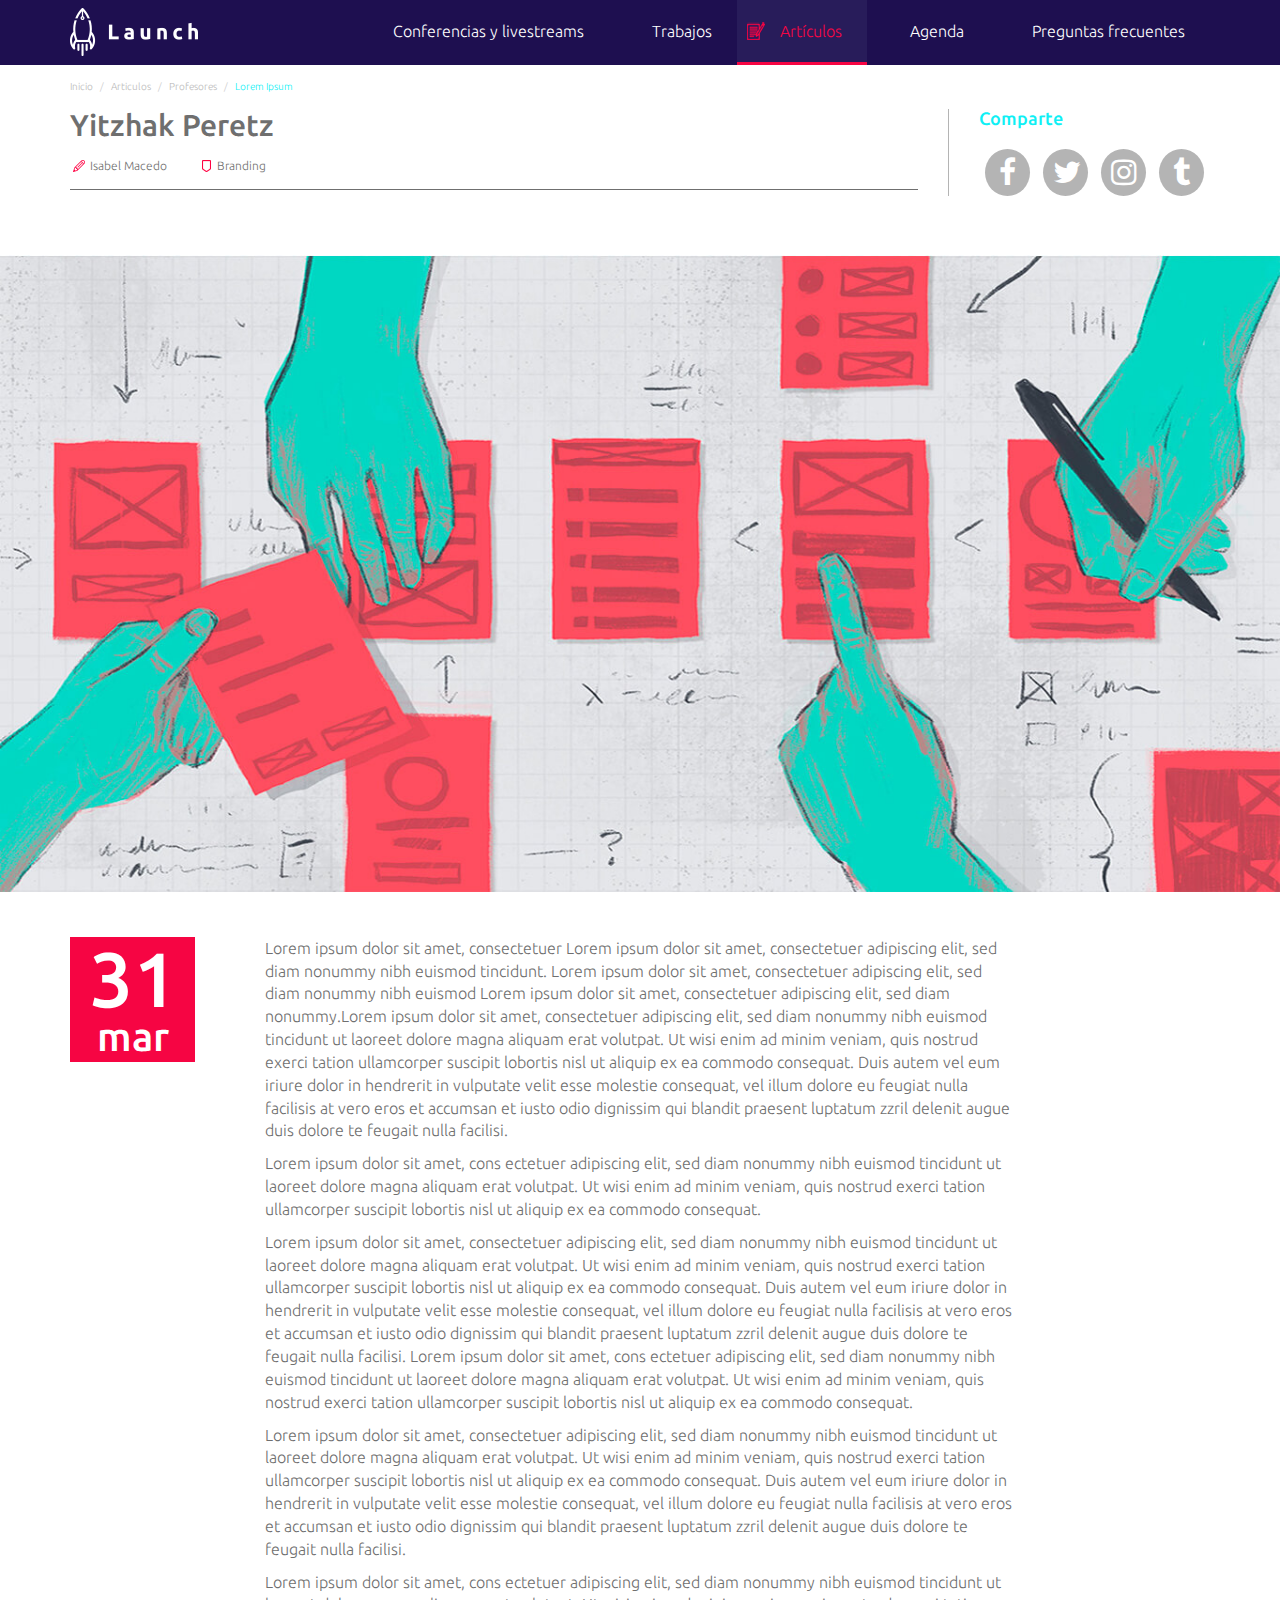
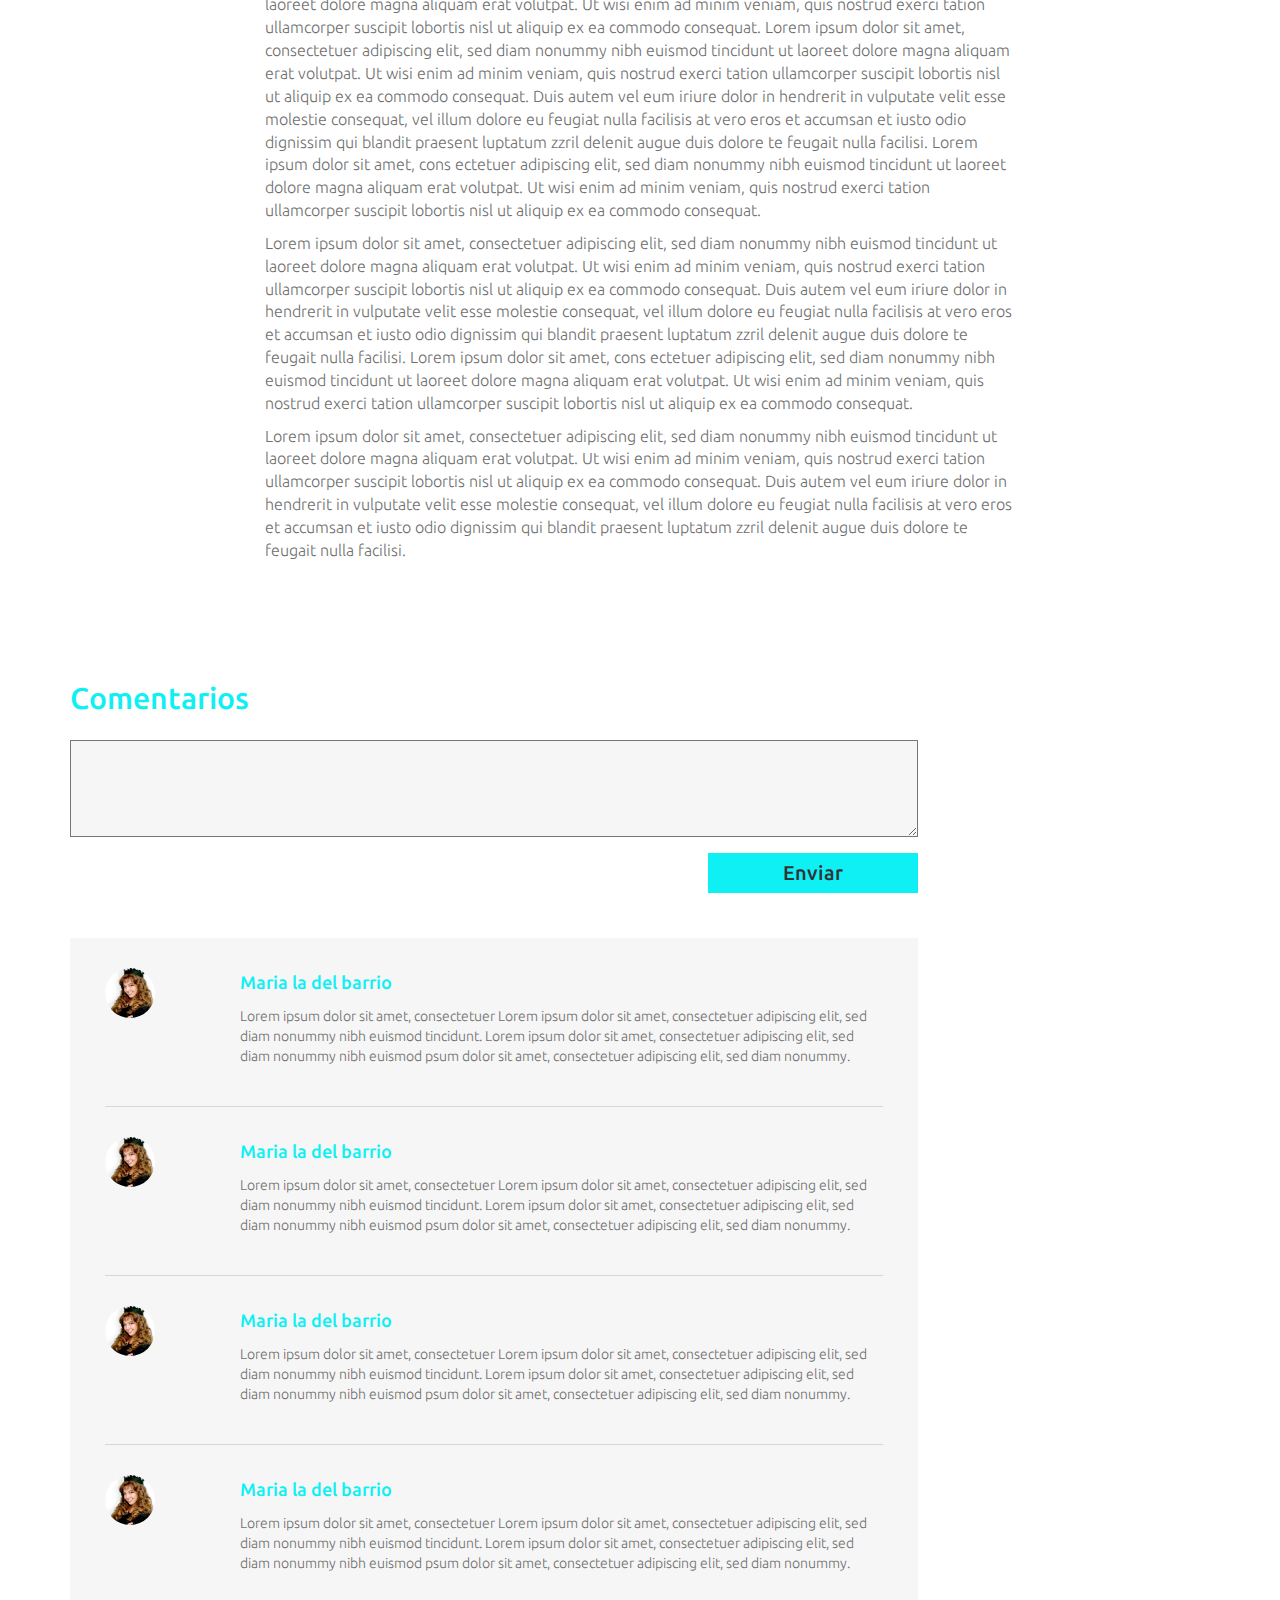
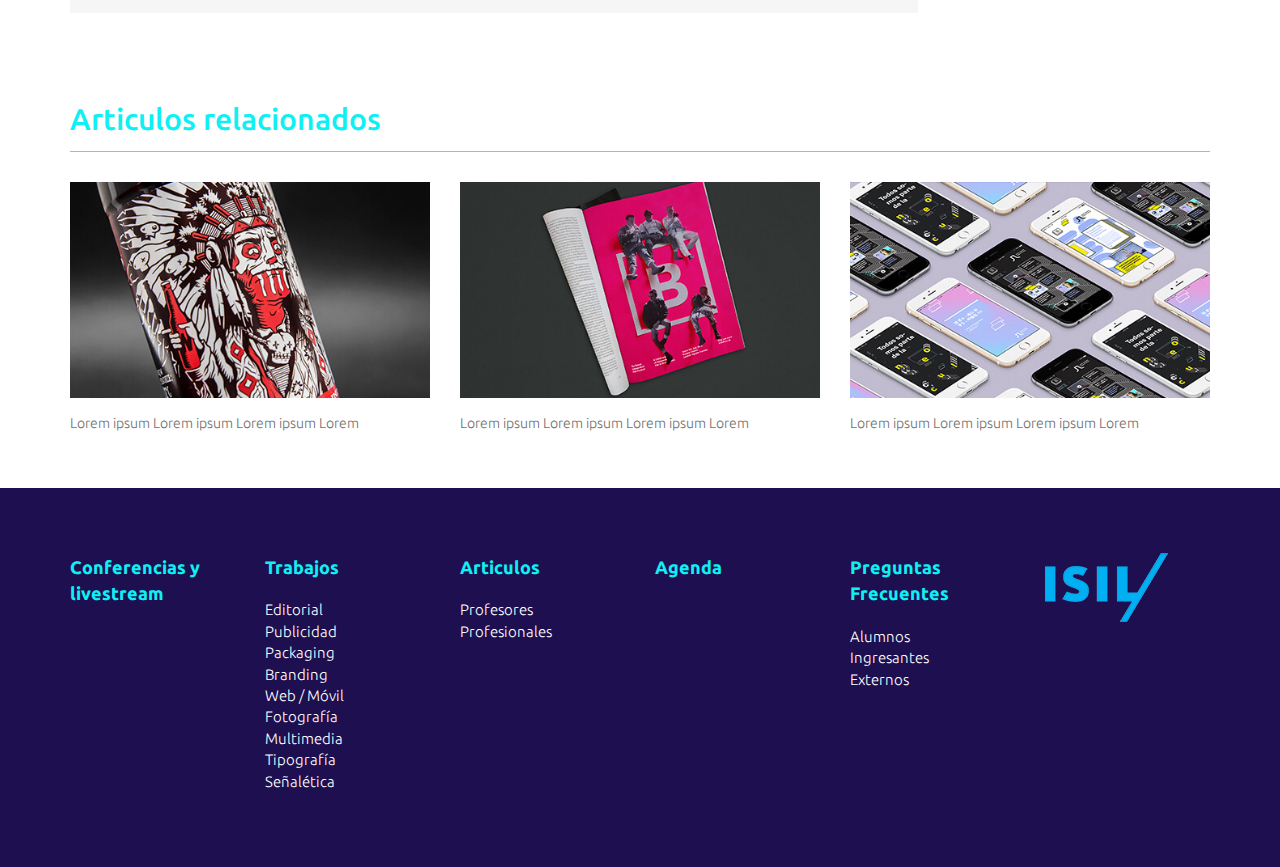
<file: detalle-articulo.html>
<!DOCTYPE html>
<html lang="es-PE">
<head>
    <meta charset="UTF-8">
    <meta name="viewport" content="width=device-width, initial-scale=1">
    <meta name="description" content="">
    <meta name="keywords" content="">
    <title>Articulo</title>
    <link rel="stylesheet" type="text/css" href="css/bootstrap.min.css">
    <link rel="stylesheet" type="text/css" href="css/bootstrap-theme.min.css">
    <link rel="stylesheet" type="text/css" href="css/font-awesome.css">        
    <link rel="stylesheet" type="text/css" href="css/style.css">   
    <link rel="stylesheet" type="text/css" href="css/responsive.css">
</head>
<body>
<header>
<nav class="navbar navbar-default" role="navigation">
    <div class="container header">
        <div class="navbar-header">
            <button type="button" class="navbar-toggle collapsed" data-toggle="collapse" data-target="#bs-example-navbar-collapse-1" aria-expanded="false">
                <span class="sr-only">Desplegar navegaciónn</span>
                <span class="icon-bar"></span>
                <span class="icon-bar"></span>
                <span class="icon-bar"></span>
            </button>
           <a class="navbar-brand" href="/" rel="home">
                <img src="img/logo.png" alt="" class="img-logo" />
           </a>
        </div>    
        <div class="collapse navbar-collapse" id="bs-example-navbar-collapse-1">
            <ul class="nav navbar-nav menu navbar-right">
                <li class="ico-conferencia"><a href="#">Conferencias y livestreams</a></li>
                <li class="ico-trabajo">
                    <a title="Trabajos" href="#" data-toggle="dropdown" class="dropdown-toggle" aria-haspopup="true">Trabajos</a>
                    <ul class="dropdown-menu">
                        <li><a href="#">Editorial</a></li>
                        <li><a href="#">Publicidad</a></li>
                        <li><a href="#">Packaging</a></li>
                        <li><a href="#">Branding</a></li>
                        <li><a href="#">Web / Móvil</a></li>
                        <li><a href="#">Fotografía</a></li>
                        <li><a href="#">Multimedia</a></li> 
                        <li><a href="#">Tipografía</a></li>
                        <li><a href="#">Señalética</a></li>                                                                                                                              
                    </ul>
                </li>
                <li class="ico-articulo active"><a href="#">Artículos</a></li>
                <li class="ico-agenda"><a href="#">Agenda</a></li>
                <li class="ico-pregunta"><a href="#">Preguntas frecuentes</a></li>
            </ul>
        </div>
    </div>
</nav>
</header>
<div class="wrapper-blanco">
    <section class="container" >
        <ol class="breadcrumb">
          <li><a href="#">Inicio</a></li>
          <li><a href="#">Articulos</a></li>
          <li><a href="#">Profesores</a></li>          
          <li class="active">Lorem Ipsum</li>
        </ol>
    </section>
    <section class="container contenedor-trabajo-detalle">
        <div class="row">
            <div class="col-lg-9 col-md-9 col-sm-6">
                <h2 class="titulo">Yitzhak Peretz</h2>
                <ul class="meta-trabajo">
                    <li><a href="#" class="meta-autor">Isabel Macedo</a></li>
                    <li><a href="#" class="meta-category">Branding</a></li>                                      
                </ul>
                <div class="separador"></div>
            </div>
            <div class="col-lg-3 col-md-3 col-sm-6 redes-sociales-share" style="text-align: center;">
               <div class="row-fluid-separador">
                    <h3>Comparte</h3>
                    <ul class="">
                        <li><a href="#"><i class="fa fa-facebook"></i></a></li>
                        <li><a href="#"><i class="fa fa-twitter"></i></a></li>                         
                        <li><a href="#"><i class="fa fa-instagram"></i></a></li>   
                        <li><a href="#"><i class="fa fa-tumblr"></i></a></li> 
                    </ul>
               </div>
            </div>
        </div>    
    </section>
    <section class="contenedor-img-detalle">
        <img class="img-responsive" src="img/thumball.jpg">
        <div class="container detalle-articulo">
            <div class="row">
                <div class="col-lg-2 col-md-2 col-sm-3">
                    <div class="cuadrado-fecha">
                        <h2>31</h2>
                        <h4>mar</h4>
                    </div>
                </div>
                <div class="col-lg-8 col-md-8 col-sm-9">
                    <p>Lorem ipsum dolor sit amet, consectetuer Lorem ipsum dolor sit amet, consectetuer adipiscing elit, sed diam nonummy
                    nibh euismod tincidunt. Lorem ipsum dolor sit amet, consectetuer adipiscing elit, sed diam nonummy nibh euismod
                    Lorem ipsum dolor sit amet, consectetuer adipiscing elit, sed diam nonummy.Lorem ipsum dolor sit amet, consectetuer
                    adipiscing elit, sed diam nonummy nibh euismod tincidunt ut laoreet dolore magna aliquam erat volutpat. Ut wisi enim
                    ad minim veniam, quis nostrud exerci tation ullamcorper suscipit lobortis nisl ut aliquip ex ea commodo consequat. Duis
                    autem vel eum iriure dolor in hendrerit in vulputate velit esse molestie consequat, vel illum dolore eu feugiat nulla
                    facilisis at vero eros et accumsan et iusto odio dignissim qui blandit praesent luptatum zzril delenit augue duis dolore te
                    feugait nulla facilisi.</p>
                    <p>Lorem ipsum dolor sit amet, cons ectetuer adipiscing elit, sed diam nonummy nibh euismod tincidunt ut laoreet dolore
                    magna aliquam erat volutpat. Ut wisi enim ad minim veniam, quis nostrud exerci tation ullamcorper suscipit lobortis nisl
                    ut aliquip ex ea commodo consequat.</p>
                    <p>Lorem ipsum dolor sit amet, consectetuer adipiscing elit, sed diam nonummy nibh euismod tincidunt ut laoreet dolore
                    magna aliquam erat volutpat. Ut wisi enim ad minim veniam, quis nostrud exerci tation ullamcorper suscipit lobortis nisl
                    ut aliquip ex ea commodo consequat. Duis autem vel eum iriure dolor in hendrerit in vulputate velit esse molestie
                    consequat, vel illum dolore eu feugiat nulla facilisis at vero eros et accumsan et iusto odio dignissim qui blandit praesent
                    luptatum zzril delenit augue duis dolore te feugait nulla facilisi.
                    Lorem ipsum dolor sit amet, cons ectetuer adipiscing elit, sed diam nonummy nibh euismod tincidunt ut laoreet dolore
                    magna aliquam erat volutpat. Ut wisi enim ad minim veniam, quis nostrud exerci tation ullamcorper suscipit lobortis nisl
                    ut aliquip ex ea commodo consequat.</p>
                    <p>Lorem ipsum dolor sit amet, consectetuer adipiscing elit, sed diam nonummy nibh euismod tincidunt ut laoreet dolore
                    magna aliquam erat volutpat. Ut wisi enim ad minim veniam, quis nostrud exerci tation ullamcorper suscipit lobortis nisl
                    ut aliquip ex ea commodo consequat. Duis autem vel eum iriure dolor in hendrerit in vulputate velit esse molestie
                    consequat, vel illum dolore eu feugiat nulla facilisis at vero eros et accumsan et iusto odio dignissim qui blandit praesent
                    luptatum zzril delenit augue duis dolore te feugait nulla facilisi.</p>
                    <p>Lorem ipsum dolor sit amet, cons ectetuer adipiscing elit, sed diam nonummy nibh euismod tincidunt ut laoreet dolore
                    magna aliquam erat volutpat. Ut wisi enim ad minim veniam, quis nostrud exerci tation ullamcorper suscipit lobortis nisl
                    ut aliquip ex ea commodo consequat. Lorem ipsum dolor sit amet, consectetuer adipiscing elit, sed diam nonummy nibh
                    euismod tincidunt ut laoreet dolore magna aliquam erat volutpat. Ut wisi enim ad minim veniam, quis nostrud exerci
                    tation ullamcorper suscipit lobortis nisl ut aliquip ex ea commodo consequat. Duis autem vel eum iriure dolor in
                    hendrerit in vulputate velit esse molestie consequat, vel illum dolore eu feugiat nulla facilisis at vero eros et accumsan et
                    iusto odio dignissim qui blandit praesent luptatum zzril delenit augue duis dolore te feugait nulla facilisi.
                    Lorem ipsum dolor sit amet, cons ectetuer adipiscing elit, sed diam nonummy nibh euismod tincidunt ut laoreet dolore
                    magna aliquam erat volutpat. Ut wisi enim ad minim veniam, quis nostrud exerci tation ullamcorper suscipit lobortis nisl
                    ut aliquip ex ea commodo consequat.</p>
                    <p>Lorem ipsum dolor sit amet, consectetuer adipiscing elit, sed diam nonummy nibh euismod tincidunt ut laoreet dolore
                    magna aliquam erat volutpat. Ut wisi enim ad minim veniam, quis nostrud exerci tation ullamcorper suscipit lobortis nisl
                    ut aliquip ex ea commodo consequat. Duis autem vel eum iriure dolor in hendrerit in vulputate velit esse molestie
                    consequat, vel illum dolore eu feugiat nulla facilisis at vero eros et accumsan et iusto odio dignissim qui blandit praesent
                    luptatum zzril delenit augue duis dolore te feugait nulla facilisi.
                    Lorem ipsum dolor sit amet, cons ectetuer adipiscing elit, sed diam nonummy nibh euismod tincidunt ut laoreet dolore
                    magna aliquam erat volutpat. Ut wisi enim ad minim veniam, quis nostrud exerci tation ullamcorper suscipit lobortis nisl
                    ut aliquip ex ea commodo consequat.</p>
                    <p>Lorem ipsum dolor sit amet, consectetuer adipiscing elit, sed diam nonummy nibh euismod tincidunt ut laoreet dolore
                    magna aliquam erat volutpat. Ut wisi enim ad minim veniam, quis nostrud exerci tation ullamcorper suscipit lobortis nisl
                    ut aliquip ex ea commodo consequat. Duis autem vel eum iriure dolor in hendrerit in vulputate velit esse molestie
                    consequat, vel illum dolore eu feugiat nulla facilisis at vero eros et accumsan et iusto odio dignissim qui blandit praesent
                    luptatum zzril delenit augue duis dolore te feugait nulla facilisi.</p>
                </div>
                <div class="col-lg-2 col-md-2 hidden-sm"></div> 
            </div>
        </div>
    </section>
    
    <section class="container comentarios comentarios-gris">
        <div class="row">
            <div class="col-lg-9 col-md-8">
                <h3>Comentarios</h3>
                <form action="">
                    <textarea class="" rows="4"></textarea>
                    <div class="content-form-submit"><input type="submit" class="" value="Enviar" /></div>
                </form>
                <div class="row-fluid-comentarios">
                    <div class="col-lg-12 item-comentario">
                        <div class="row">
                            <div class="col-lg-2 col-md-2 col-sm-2 col-xs-3"><img src="img/foto-comentario.jpg"></div>
                            <div class="col-lg-10 col-md-10 col-sm-10 col-xs-9">
                                <h4>Maria la del barrio</h4>
                                <p>Lorem ipsum dolor sit amet, consectetuer Lorem ipsum dolor sit amet, consectetuer adipiscing elit, sed diam nonummy nibh euismod tincidunt. Lorem ipsum dolor sit amet, consectetuer adipiscing elit, sed diam nonummy nibh euismod psum dolor sit amet, consectetuer adipiscing elit, sed diam nonummy.</p>
                            </div>
                        </div>
                    </div>
                    <div class="col-lg-12 item-comentario">
                        <div class="row">
                            <div class="col-lg-2 col-md-2 col-sm-2 col-xs-3"><img src="img/foto-comentario.jpg"></div>
                            <div class="col-lg-10 col-md-10 col-sm-10 col-xs-9">
                                <h4>Maria la del barrio</h4>
                                <p>Lorem ipsum dolor sit amet, consectetuer Lorem ipsum dolor sit amet, consectetuer adipiscing elit, sed diam nonummy nibh euismod tincidunt. Lorem ipsum dolor sit amet, consectetuer adipiscing elit, sed diam nonummy nibh euismod psum dolor sit amet, consectetuer adipiscing elit, sed diam nonummy.</p>
                            </div>
                        </div>
                    </div>
                    <div class="col-lg-12 item-comentario">
                        <div class="row">
                            <div class="col-lg-2 col-md-2 col-sm-2 col-xs-3"><img src="img/foto-comentario.jpg"></div>
                            <div class="col-lg-10 col-md-10 col-sm-10 col-xs-9">
                                <h4>Maria la del barrio</h4>
                                <p>Lorem ipsum dolor sit amet, consectetuer Lorem ipsum dolor sit amet, consectetuer adipiscing elit, sed diam nonummy nibh euismod tincidunt. Lorem ipsum dolor sit amet, consectetuer adipiscing elit, sed diam nonummy nibh euismod psum dolor sit amet, consectetuer adipiscing elit, sed diam nonummy.</p>
                            </div>
                        </div>
                    </div>
                    <div class="col-lg-12 item-comentario">
                        <div class="row">
                            <div class="col-lg-2 col-md-2 col-sm-2 col-xs-3"><img src="img/foto-comentario.jpg"></div>
                            <div class="col-lg-10 col-md-10 col-sm-10 col-xs-9">
                                <h4>Maria la del barrio</h4>
                                <p>Lorem ipsum dolor sit amet, consectetuer Lorem ipsum dolor sit amet, consectetuer adipiscing elit, sed diam nonummy nibh euismod tincidunt. Lorem ipsum dolor sit amet, consectetuer adipiscing elit, sed diam nonummy nibh euismod psum dolor sit amet, consectetuer adipiscing elit, sed diam nonummy.</p>
                            </div>
                        </div>
                    </div>
                </div>
            </div>
        </div>
    </section>
    <section class="container articulos-relacionados">
        <h3 class="titulo">Articulos relacionados</h3>
        <div class="row">
            <article class="col-lg-4 col-md-4 col-sm-4 contenedor-trabajos-relacionados">
                <div class="content-imagen-general">
                    <div class="contenedor-imagen-relacionados"> 
                        <img src="img/trabajo_1.jpg" class="img-responsive" />
                    </div>
                    <div class="trabajo-vermas">
                            <div class="trabajo-fondo-vermas">
                                <h2>Belleza Natural</h2>
                                <h3>Isabel Macedo - Fotografía</h3>
                                <a href="#">Ver más</a>
                            </div>
                    </div>
                </div>
                <p class="resumen-articulo">Lorem ipsum Lorem ipsum Lorem ipsum Lorem</p>
            </article>
            <article class="col-lg-4 col-md-4 col-sm-4 contenedor-trabajos-relacionados">
                <div class="content-imagen-general">
                   <div class="contenedor-imagen-relacionados"> 
                        <img src="img/trabajo_2.jpg" class="img-responsive" />
                    </div>
                    <div class="trabajo-vermas">
                            <div class="trabajo-fondo-vermas">
                                <h2>Belleza Natural</h2>
                                <h3>Isabel Macedo - Fotografía</h3>
                                <a href="#">Ver más</a>
                            </div>
                    </div>
                </div>
                <p class="resumen-articulo">Lorem ipsum Lorem ipsum Lorem ipsum Lorem</p>
            </article>
            <article class="col-lg-4 col-md-4 col-sm-4 contenedor-trabajos-relacionados">
                <div class="content-imagen-general">
                   <div class="contenedor-imagen-relacionados"> 
                        <img src="img/trabajo_3.jpg" class="img-responsive" />
                    </div>
                    <div class="trabajo-vermas">
                            <div class="trabajo-fondo-vermas">
                                <h2>Belleza Natural</h2>
                                <h3>Isabel Macedo - Fotografía</h3>
                                <a href="#">Ver más</a>
                            </div>
                    </div>
                </div>
                <p class="resumen-articulo">Lorem ipsum Lorem ipsum Lorem ipsum Lorem</p>                
            </article>        
        </div>
    </section>
</div>
<footer>
    <div class="container">
        <div class="row">
            <div class="-col-lg-2 col-md-2 col-sm-4">
                <h3><a href="#">Conferencias y livestream</a></h3>
            </div>
            <div class="-col-lg-2 col-md-2 col-sm-4">
                <h3><a href="#">Trabajos</a></h3>
                <ul>
                    <li><a href="#">Editorial</a></li>
                    <li><a href="#">Publicidad</a></li>
                    <li><a href="#">Packaging</a></li>
                    <li><a href="#">Branding</a></li>
                    <li><a href="#">Web / Móvil</a></li>
                    <li><a href="#">Fotografía</a></li>
                    <li><a href="#">Multimedia</a></li> 
                    <li><a href="#">Tipografía</a></li>
                    <li><a href="#">Señalética</a></li>       
                </ul>
            </div>
            <div class="-col-lg-2 col-md-2 col-sm-4">
                <h3><a href="#">Articulos</a></h3>
                <ul>
                    <li><a href="#">Profesores</a></li>
                    <li><a href="#">Profesionales</a></li>      
                </ul>
            </div>
            <div class="-col-lg-2 col-md-2 col-sm-4">
                <h3><a href="#">Agenda</a></h3>
            </div>
            <div class="-col-lg-2 col-md-2 col-sm-4">
                <h3><a href="#">Preguntas Frecuentes</a></h3>
                <ul>
                    <li><a href="#">Alumnos</a></li>
                    <li><a href="#">Ingresantes</a></li>
                    <li><a href="#">Externos</a></li>                              
                </ul>
            </div>
            <div class="-col-lg-2 col-md-2 col-sm-12 logo-isil">
                <a href="#"><img src="img/logo_isil.png" /></a>
            </div>
        </div>
    </div>
</footer>
<script type="text/javascript" src="js/jquery-3.2.1.min.js"></script>
<script type="text/javascript" src="js/bootstrap.min.js"></script>
</body>
</html>
</file>
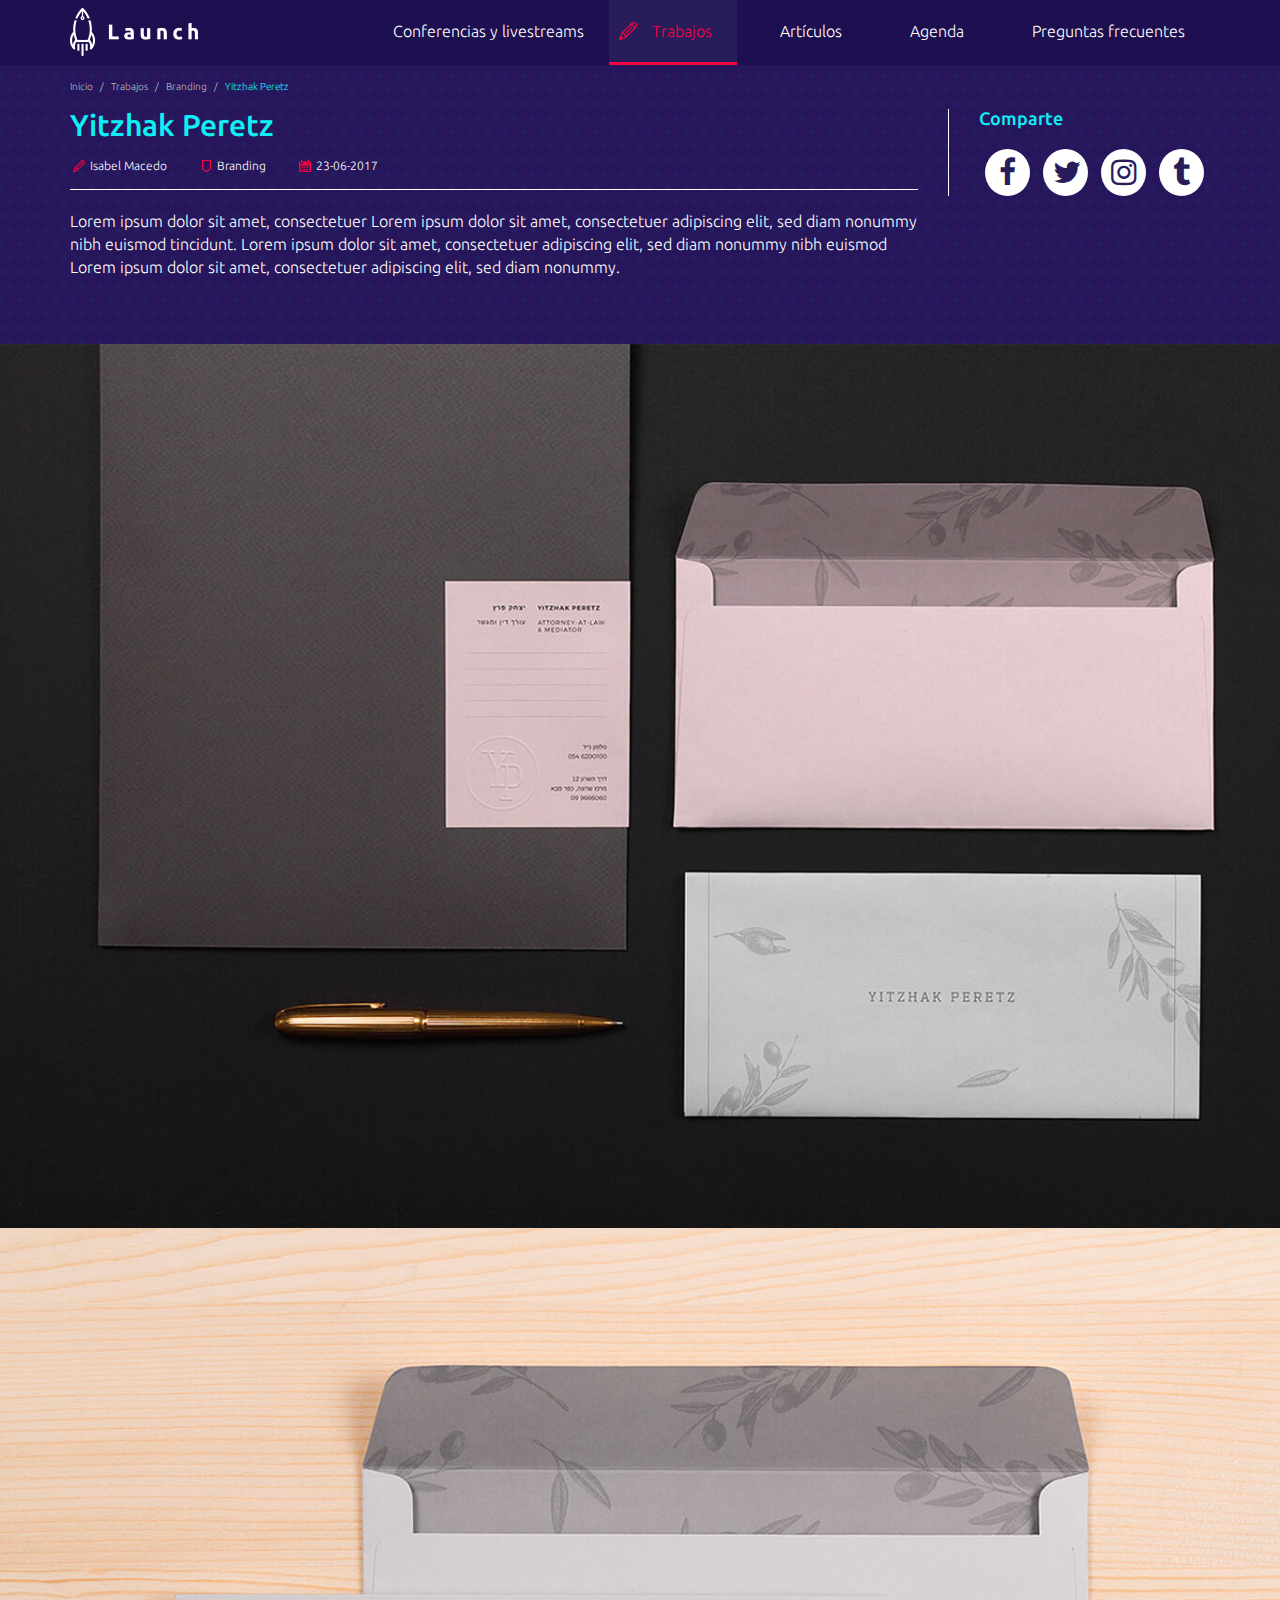
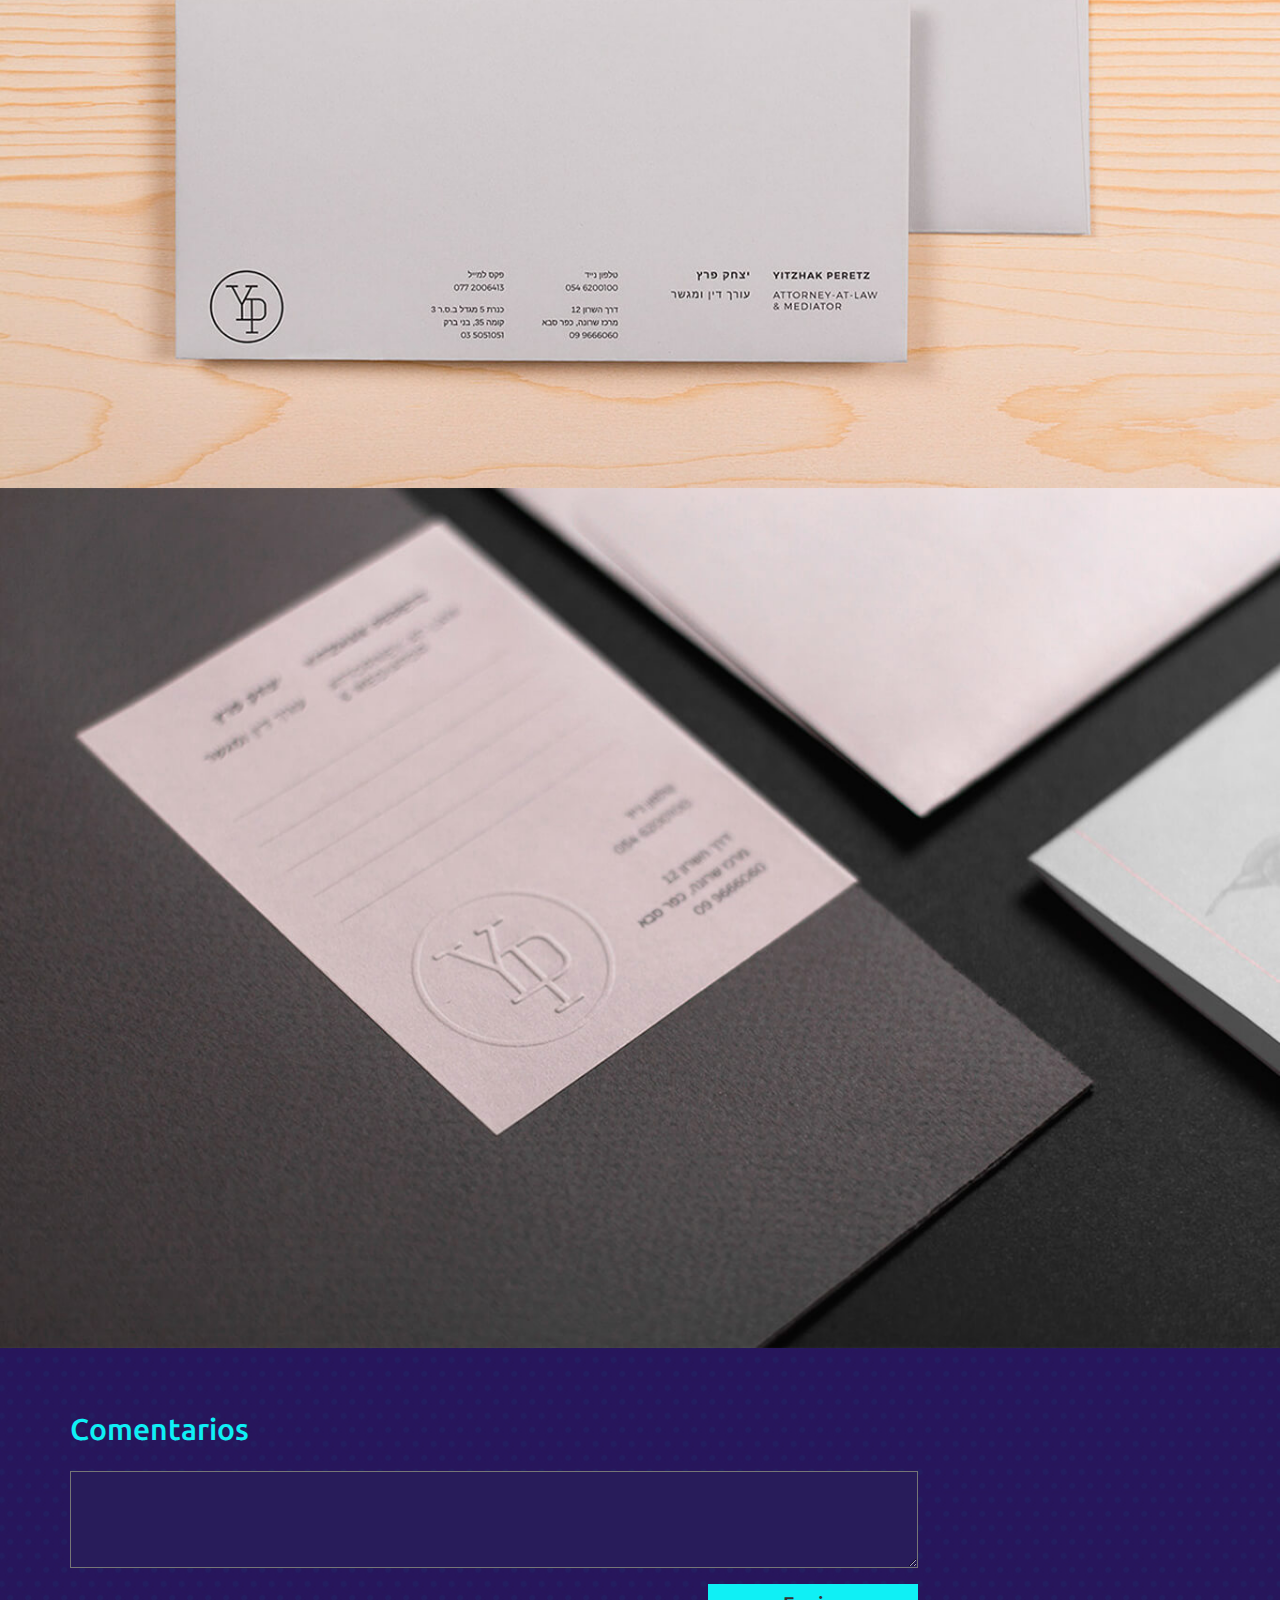
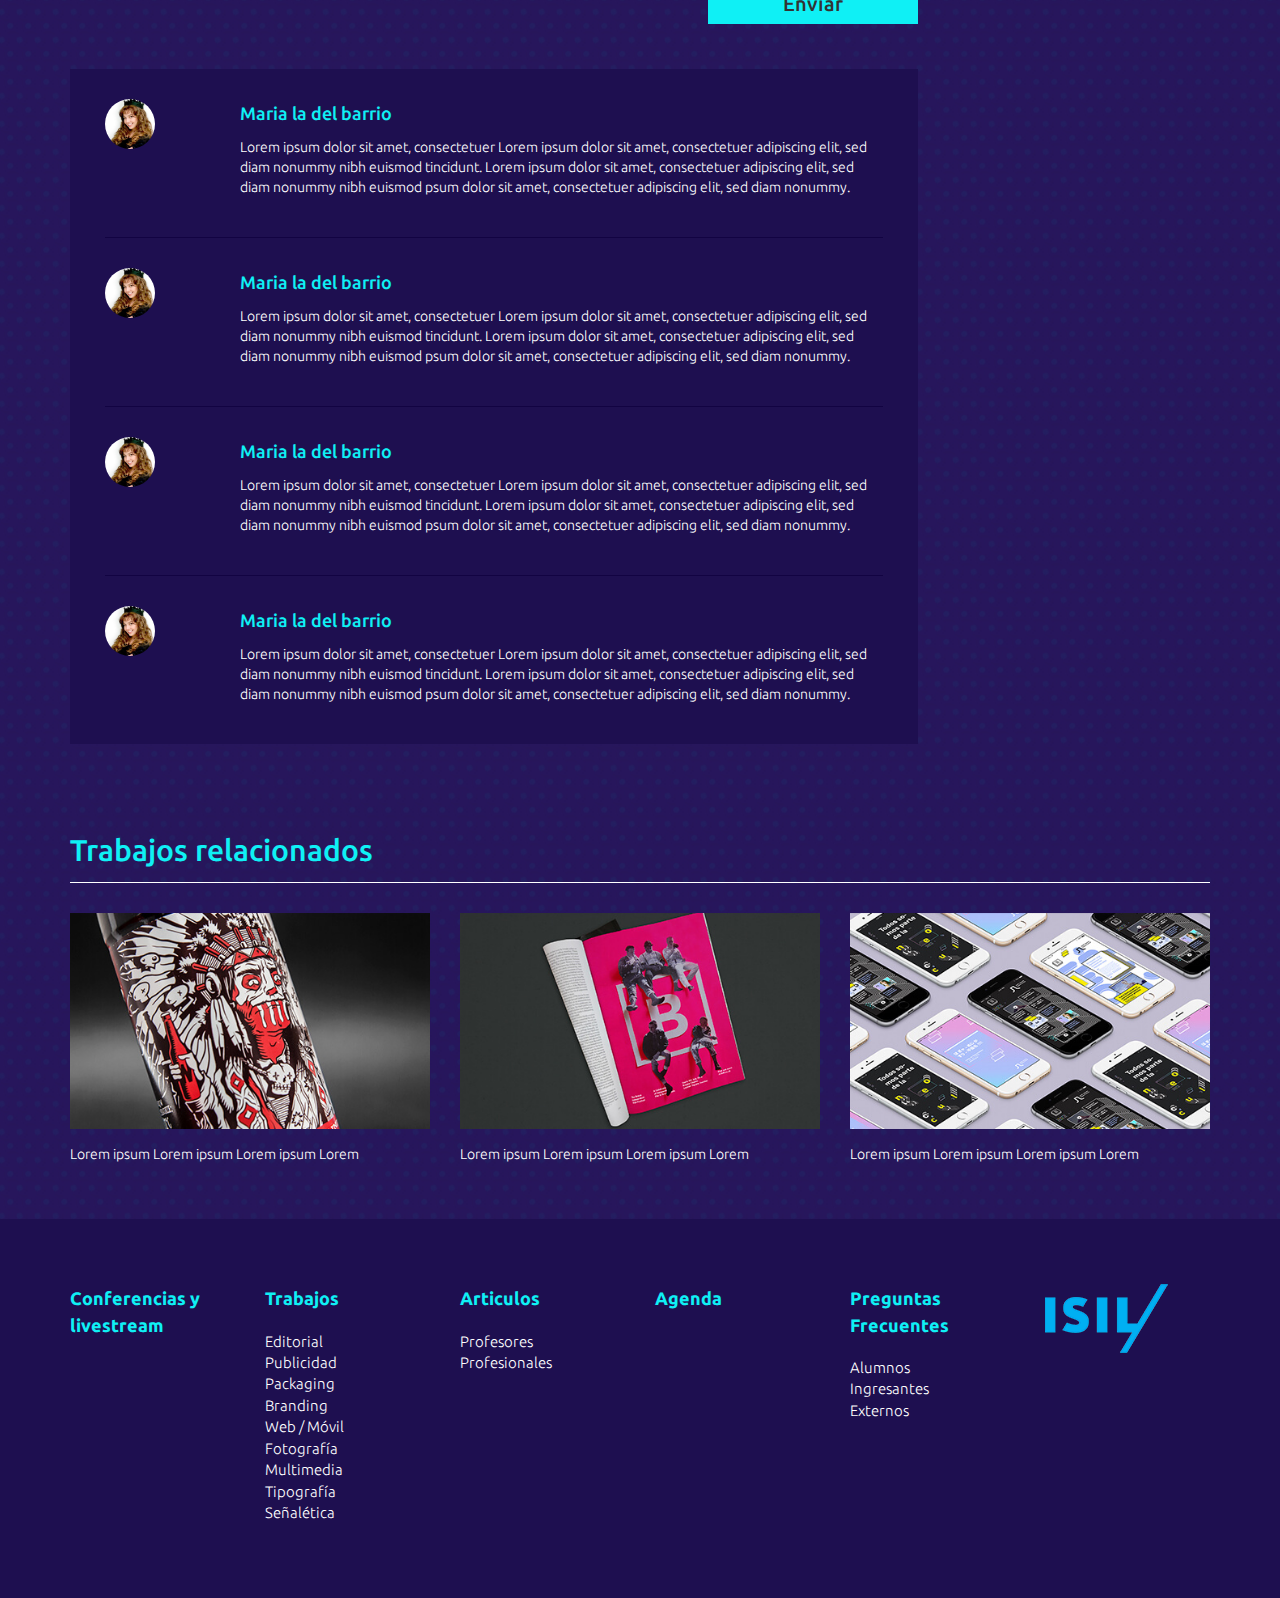
<file: detalle-trabajo.html>
<!DOCTYPE html>
<html lang="es-PE">
<head>
    <meta charset="UTF-8">
    <meta name="viewport" content="width=device-width, initial-scale=1">
    <meta name="description" content="">
    <meta name="keywords" content="">
    <title>Home</title>
    <link rel="stylesheet" type="text/css" href="css/bootstrap.min.css">
    <link rel="stylesheet" type="text/css" href="css/bootstrap-theme.min.css">
    <link rel="stylesheet" type="text/css" href="css/font-awesome.css">        
    <link rel="stylesheet" type="text/css" href="css/style.css">   
    <link rel="stylesheet" type="text/css" href="css/responsive.css">
</head>
<body>
<header>
<nav class="navbar navbar-default" role="navigation">
    <div class="container header">
        <div class="navbar-header">
            <button type="button" class="navbar-toggle collapsed" data-toggle="collapse" data-target="#bs-example-navbar-collapse-1" aria-expanded="false">
                <span class="sr-only">Desplegar navegaciónn</span>
                <span class="icon-bar"></span>
                <span class="icon-bar"></span>
                <span class="icon-bar"></span>
            </button>
           <a class="navbar-brand" href="/" rel="home">
                <img src="img/logo.png" alt="" class="img-logo" />
           </a>
        </div>    
        <div class="collapse navbar-collapse" id="bs-example-navbar-collapse-1">
            <ul class="nav navbar-nav menu navbar-right">
                <li class="ico-conferencia"><a href="#">Conferencias y livestreams</a></li>
                <li class="ico-trabajo active">
                    <a title="Trabajos" href="#" data-toggle="dropdown" class="dropdown-toggle" aria-haspopup="true ">Trabajos</a>
                    <ul class="dropdown-menu">
                        <li><a href="#">Editorial</a></li>
                        <li><a href="#">Publicidad</a></li>
                        <li><a href="#">Packaging</a></li>
                        <li><a href="#">Branding</a></li>
                        <li><a href="#">Web / Móvil</a></li>
                        <li><a href="#">Fotografía</a></li>
                        <li><a href="#">Multimedia</a></li> 
                        <li><a href="#">Tipografía</a></li>
                        <li><a href="#">Señalética</a></li>                                                                                                                              
                    </ul>
                </li>
                <li class="ico-articulo"><a href="#">Artículos</a></li>
                <li class="ico-agenda"><a href="#">Agenda</a></li>
                <li class="ico-pregunta"><a href="#">Preguntas frecuentes</a></li>
            </ul>
        </div>
    </div>
</nav>
</header>
<div class="wrapper">
    <section class="container" >
        <ol class="breadcrumb">
          <li><a href="#">Inicio</a></li>
          <li><a href="#">Trabajos</a></li>
          <li><a href="#">Branding</a></li>          
          <li class="active">Yitzhak Peretz</li>
        </ol>
    </section>
    <section class="container contenedor-trabajo-detalle">
        <div class="row">
            <div class="col-lg-9 col-md-9 col-sm-6">
                <h2 class="titulo">Yitzhak Peretz</h2>
                <ul class="meta-trabajo">
                    <li><a href="#" class="meta-autor">Isabel Macedo</a></li>
                    <li><a href="#" class="meta-category">Branding</a></li>
                    <li><a href="#" class="meta-fecha">23-06-2017</a></li>                                        
                </ul>
                <div class="separador"></div>
                <p class="resumen">Lorem ipsum dolor sit amet, consectetuer Lorem ipsum dolor sit amet, consectetuer adipiscing elit, sed diam nonummy
nibh euismod tincidunt. Lorem ipsum dolor sit amet, consectetuer adipiscing elit, sed diam nonummy nibh euismod
Lorem ipsum dolor sit amet, consectetuer adipiscing elit, sed diam nonummy.</p>
            </div>
            <div class="col-lg-3 col-md-3 col-sm-6 redes-sociales-share" style="text-align: center;">
               <div class="row-fluid-separador">
                    <h3>Comparte</h3>
                    <ul class="">
                        <li><a href="#"><i class="fa fa-facebook"></i></a></li>
                        <li><a href="#"><i class="fa fa-twitter"></i></a></li>                         
                        <li><a href="#"><i class="fa fa-instagram"></i></a></li>   
                        <li><a href="#"><i class="fa fa-tumblr"></i></a></li> 
                    </ul>
               </div>
            </div>
        </div>    
    </section>
    <section class="contenedor-img-detalle">
        <img class="img-responsive" src="img/detalle_1.jpg">
        <img class="img-responsive" src="img/detalle_2.jpg">
        <img class="img-responsive" src="img/detalle_3.jpg">  
    </section>
    <section class="container comentarios comentarios-azul">
        <div class="row">
            <div class="col-lg-9 col-md-8">
                <h3>Comentarios</h3>
                <form action="">
                    <textarea class="" rows="4"></textarea>
                    <div class="content-form-submit"><input type="submit" class="" value="Enviar" /></div>
                </form>
                <div class="row-fluid-comentarios">
                    <div class="col-lg-12 item-comentario">
                        <div class="row">
                            <div class="col-lg-2 col-md-2 col-sm-2 col-xs-3"><img src="img/foto-comentario.jpg"></div>
                            <div class="col-lg-10 col-md-10 col-sm-10 col-xs-9">
                                <h4>Maria la del barrio</h4>
                                <p>Lorem ipsum dolor sit amet, consectetuer Lorem ipsum dolor sit amet, consectetuer adipiscing elit, sed diam nonummy nibh euismod tincidunt. Lorem ipsum dolor sit amet, consectetuer adipiscing elit, sed diam nonummy nibh euismod psum dolor sit amet, consectetuer adipiscing elit, sed diam nonummy.</p>
                            </div>
                        </div>
                    </div>
                    <div class="col-lg-12 item-comentario">
                        <div class="row">
                            <div class="col-lg-2 col-md-2 col-sm-2 col-xs-3"><img src="img/foto-comentario.jpg"></div>
                            <div class="col-lg-10 col-md-10 col-sm-10 col-xs-9">
                                <h4>Maria la del barrio</h4>
                                <p>Lorem ipsum dolor sit amet, consectetuer Lorem ipsum dolor sit amet, consectetuer adipiscing elit, sed diam nonummy nibh euismod tincidunt. Lorem ipsum dolor sit amet, consectetuer adipiscing elit, sed diam nonummy nibh euismod psum dolor sit amet, consectetuer adipiscing elit, sed diam nonummy.</p>
                            </div>
                        </div>
                    </div>
                    <div class="col-lg-12 item-comentario">
                        <div class="row">
                            <div class="col-lg-2 col-md-2 col-sm-2 col-xs-3"><img src="img/foto-comentario.jpg"></div>
                            <div class="col-lg-10 col-md-10 col-sm-10 col-xs-9">
                                <h4>Maria la del barrio</h4>
                                <p>Lorem ipsum dolor sit amet, consectetuer Lorem ipsum dolor sit amet, consectetuer adipiscing elit, sed diam nonummy nibh euismod tincidunt. Lorem ipsum dolor sit amet, consectetuer adipiscing elit, sed diam nonummy nibh euismod psum dolor sit amet, consectetuer adipiscing elit, sed diam nonummy.</p>
                            </div>
                        </div>
                    </div>
                    <div class="col-lg-12 item-comentario">
                        <div class="row">
                            <div class="col-lg-2 col-md-2 col-sm-2 col-xs-3"><img src="img/foto-comentario.jpg"></div>
                            <div class="col-lg-10 col-md-10 col-sm-10 col-xs-9">
                                <h4>Maria la del barrio</h4>
                                <p>Lorem ipsum dolor sit amet, consectetuer Lorem ipsum dolor sit amet, consectetuer adipiscing elit, sed diam nonummy nibh euismod tincidunt. Lorem ipsum dolor sit amet, consectetuer adipiscing elit, sed diam nonummy nibh euismod psum dolor sit amet, consectetuer adipiscing elit, sed diam nonummy.</p>
                            </div>
                        </div>
                    </div>
                </div>
            </div>
        </div>
    </section>
    <section class="container trabajos-relacionados">
        <h3 class="titulo">Trabajos relacionados</h3>
        <div class="row">
            <article class="col-lg-4 col-md-4 col-sm-4 contenedor-trabajos-relacionados">
                <div class="content-imagen-general">
                    <div class="contenedor-imagen-relacionados"> 
                        <img src="img/trabajo_1.jpg" class="img-responsive" />
                    </div>
                    <div class="trabajo-vermas">
                            <div class="trabajo-fondo-vermas">
                                <h2>Belleza Natural</h2>
                                <h3>Isabel Macedo - Fotografía</h3>
                                <a href="#">Ver más</a>
                            </div>
                    </div>
                </div>
                <p class="resumen">Lorem ipsum Lorem ipsum Lorem ipsum Lorem</p>
            </article>
            <article class="col-lg-4 col-md-4 col-sm-4 contenedor-trabajos-relacionados">
                <div class="content-imagen-general">
                   <div class="contenedor-imagen-relacionados"> 
                        <img src="img/trabajo_2.jpg" class="img-responsive" />
                    </div>
                    <div class="trabajo-vermas">
                            <div class="trabajo-fondo-vermas">
                                <h2>Belleza Natural</h2>
                                <h3>Isabel Macedo - Fotografía</h3>
                                <a href="#">Ver más</a>
                            </div>
                    </div>
                </div>
                <p class="resumen">Lorem ipsum Lorem ipsum Lorem ipsum Lorem</p>
            </article>
            <article class="col-lg-4 col-md-4 col-sm-4 contenedor-trabajos-relacionados">
                <div class="content-imagen-general">
               <div class="contenedor-imagen-relacionados"> 
                    <img src="img/trabajo_3.jpg" class="img-responsive" />
                </div>
                <div class="trabajo-vermas">
                        <div class="trabajo-fondo-vermas">
                            <h2>Belleza Natural</h2>
                            <h3>Isabel Macedo - Fotografía</h3>
                            <a href="#">Ver más</a>
                        </div>
                </div>
                </div>
                <p class="resumen">Lorem ipsum Lorem ipsum Lorem ipsum Lorem</p>                
            </article>        
        </div>
    </section>
</div>
<footer>
    <div class="container">
        <div class="row">
            <div class="-col-lg-2 col-md-2 col-sm-4">
                <h3><a href="#">Conferencias y livestream</a></h3>
            </div>
            <div class="-col-lg-2 col-md-2 col-sm-4">
                <h3><a href="#">Trabajos</a></h3>
                <ul>
                    <li><a href="#">Editorial</a></li>
                    <li><a href="#">Publicidad</a></li>
                    <li><a href="#">Packaging</a></li>
                    <li><a href="#">Branding</a></li>
                    <li><a href="#">Web / Móvil</a></li>
                    <li><a href="#">Fotografía</a></li>
                    <li><a href="#">Multimedia</a></li> 
                    <li><a href="#">Tipografía</a></li>
                    <li><a href="#">Señalética</a></li>       
                </ul>
            </div>
            <div class="-col-lg-2 col-md-2 col-sm-4">
                <h3><a href="#">Articulos</a></h3>
                <ul>
                    <li><a href="#">Profesores</a></li>
                    <li><a href="#">Profesionales</a></li>      
                </ul>
            </div>
            <div class="-col-lg-2 col-md-2 col-sm-4">
                <h3><a href="#">Agenda</a></h3>
            </div>
            <div class="-col-lg-2 col-md-2 col-sm-4">
                <h3><a href="#">Preguntas Frecuentes</a></h3>
                <ul>
                    <li><a href="#">Alumnos</a></li>
                    <li><a href="#">Ingresantes</a></li>
                    <li><a href="#">Externos</a></li>                              
                </ul>
            </div>
            <div class="-col-lg-2 col-md-2 col-sm-12 logo-isil">
                <a href="#"><img src="img/logo_isil.png" /></a>
            </div>
        </div>
    </div>
</footer>
<script type="text/javascript" src="js/jquery-3.2.1.min.js"></script>
<script type="text/javascript" src="js/bootstrap.min.js"></script>
</body>
</html>
</file>
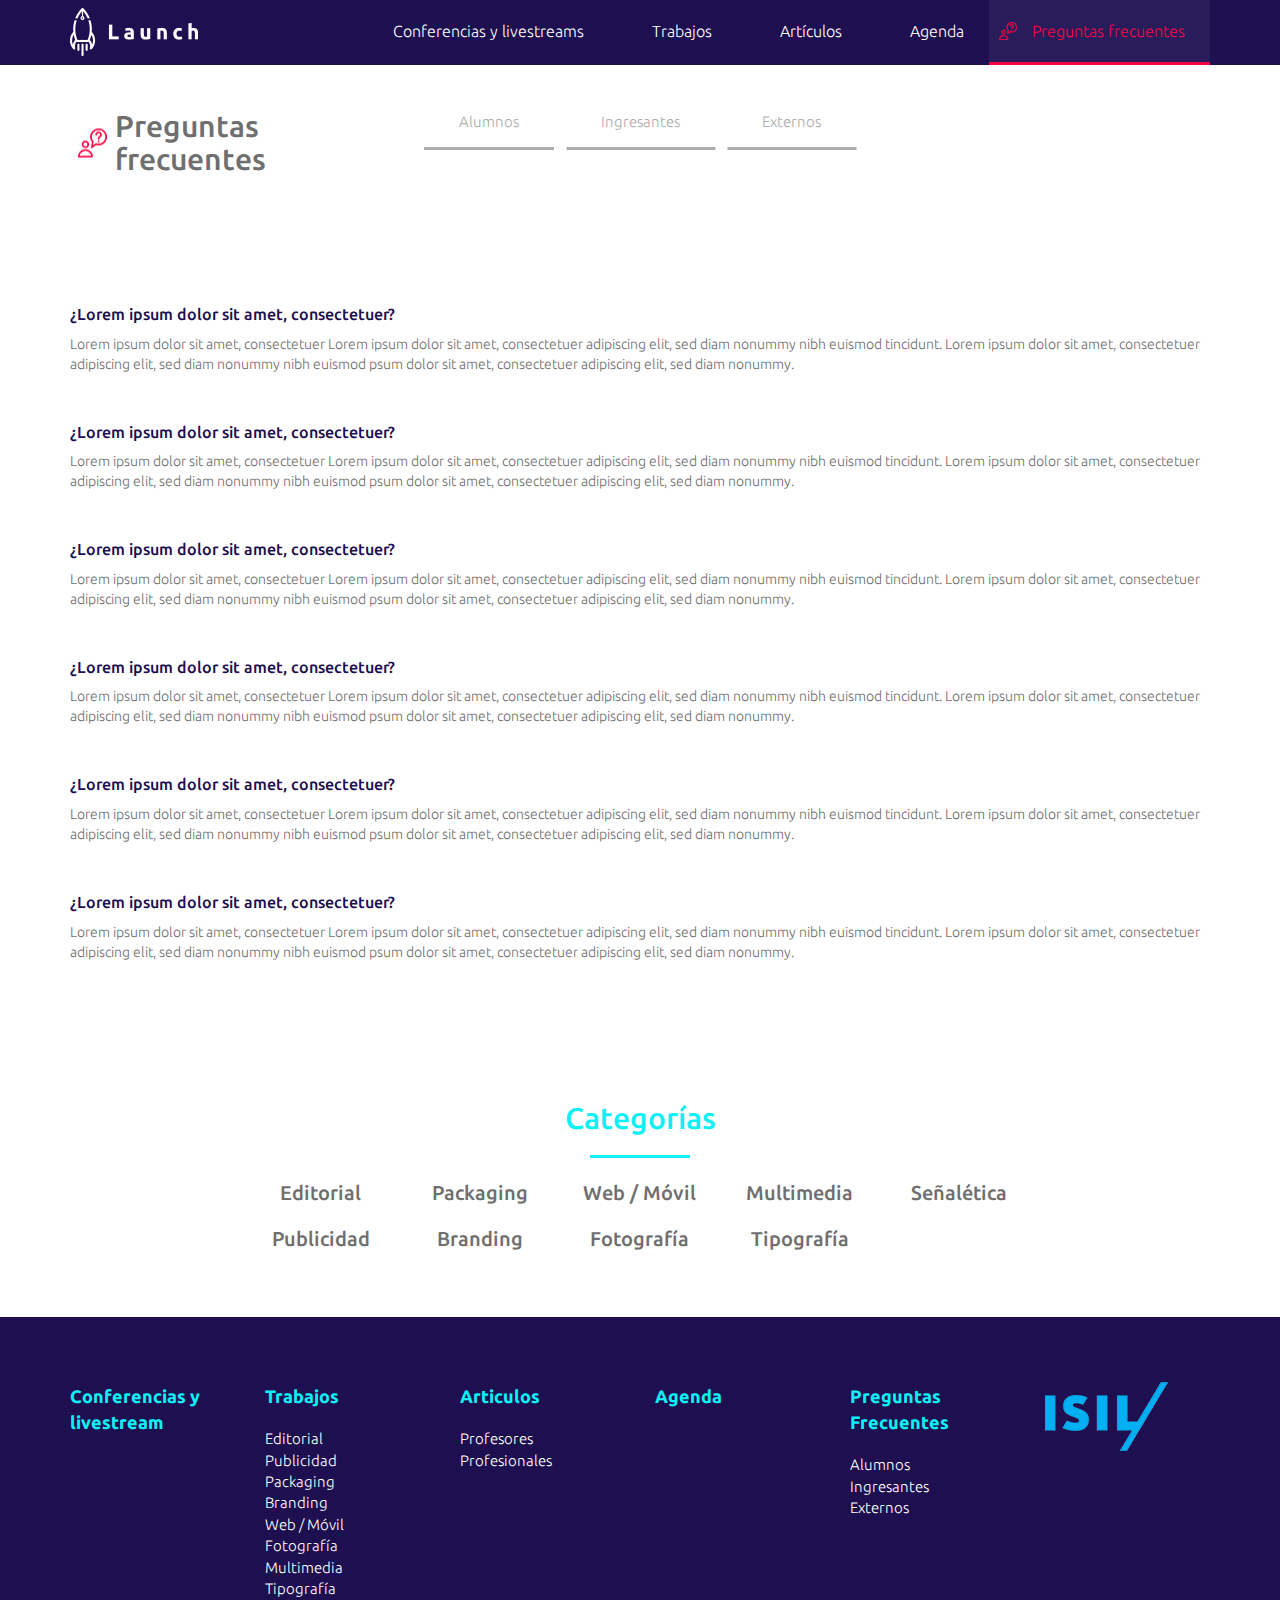
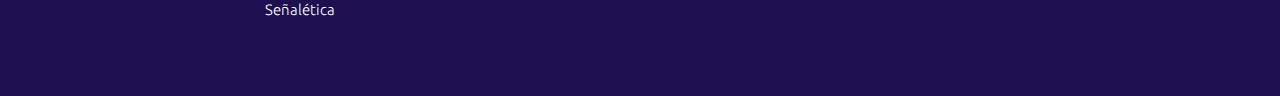
<file: preguntas.html>
<!DOCTYPE html>
<html lang="es-PE">
<head>
    <meta charset="UTF-8">
    <meta name="viewport" content="width=device-width, initial-scale=1">
    <meta name="description" content="">
    <meta name="keywords" content="">
    <title>Home</title>
    <link rel="stylesheet" type="text/css" href="css/bootstrap.min.css">
    <link rel="stylesheet" type="text/css" href="css/bootstrap-theme.min.css">
    <link rel="stylesheet" type="text/css" href="css/font-awesome.css">        
    <link rel="stylesheet" type="text/css" href="css/style.css">   
    <link rel="stylesheet" type="text/css" href="css/responsive.css">
</head>
<body>
<header>
<nav class="navbar navbar-default" role="navigation">
    <div class="container header">
        <div class="navbar-header">
            <button type="button" class="navbar-toggle collapsed" data-toggle="collapse" data-target="#bs-example-navbar-collapse-1" aria-expanded="false">
                <span class="sr-only">Desplegar navegaciónn</span>
                <span class="icon-bar"></span>
                <span class="icon-bar"></span>
                <span class="icon-bar"></span>
            </button>
           <a class="navbar-brand" href="/" rel="home">
                <img src="img/logo.png" alt="" class="img-logo" />
           </a>
        </div>    
        <div class="collapse navbar-collapse" id="bs-example-navbar-collapse-1">
            <ul class="nav navbar-nav menu navbar-right">
                <li class="ico-conferencia"><a href="#">Conferencias y livestreams</a></li>
                <li class="ico-trabajo">
                    <a title="Trabajos" href="#" data-toggle="dropdown" class="dropdown-toggle" aria-haspopup="true">Trabajos</a>
                    <ul class="dropdown-menu">
                        <li><a href="#">Editorial</a></li>
                        <li><a href="#">Publicidad</a></li>
                        <li><a href="#">Packaging</a></li>
                        <li><a href="#">Branding</a></li>
                        <li><a href="#">Web / Móvil</a></li>
                        <li><a href="#">Fotografía</a></li>
                        <li><a href="#">Multimedia</a></li> 
                        <li><a href="#">Tipografía</a></li>
                        <li><a href="#">Señalética</a></li>                                                                                                                              
                    </ul>
                </li>
                <li class="ico-articulo"><a href="#">Artículos</a></li>
                <li class="ico-agenda"><a href="#">Agenda</a></li>
                <li class="ico-pregunta active"><a href="#">Preguntas frecuentes</a></li>
            </ul>
        </div>
    </div>
</nav>
</header>
<div class="wrapper-blanco">
    <section class="container contenedor-titulo">
        <div class="row">
            <div class="col-lg-3 col-md-3 col-sm-3">
                <h2 class="titulo titulo-preguntas">Preguntas frecuentes</h2>
            </div>
            <div class="col-lg-6 col-md-6 col-sm-9" style="text-align: center;">
                <ul class="categoria">
                    <li><a href="#">Alumnos</a></li>
                    <li><a href="#">Ingresantes</a></li>
                    <li><a href="#">Externos</a></li>
                </ul>
            </div>
        </div>    
    </section>
    <section class="container preguntas">
        <div class="row">
            <article class="col-lg-12 contenedor-preguntas">
                <h3>¿Lorem ipsum dolor sit amet, consectetuer?</h3>
                <p>Lorem ipsum dolor sit amet, consectetuer Lorem ipsum dolor sit amet, consectetuer adipiscing elit, sed diam nonummy nibh euismod tincidunt. Lorem ipsum dolor sit amet, consectetuer adipiscing elit, sed diam nonummy nibh euismod psum dolor sit amet, consectetuer adipiscing elit, sed diam nonummy.</p>
            </article>
            <article class="col-lg-12 contenedor-preguntas">
                <h3>¿Lorem ipsum dolor sit amet, consectetuer?</h3>
                <p>Lorem ipsum dolor sit amet, consectetuer Lorem ipsum dolor sit amet, consectetuer adipiscing elit, sed diam nonummy nibh euismod tincidunt. Lorem ipsum dolor sit amet, consectetuer adipiscing elit, sed diam nonummy nibh euismod psum dolor sit amet, consectetuer adipiscing elit, sed diam nonummy.</p>
            </article>
            <article class="col-lg-12 contenedor-preguntas">
                <h3>¿Lorem ipsum dolor sit amet, consectetuer?</h3>
                <p>Lorem ipsum dolor sit amet, consectetuer Lorem ipsum dolor sit amet, consectetuer adipiscing elit, sed diam nonummy nibh euismod tincidunt. Lorem ipsum dolor sit amet, consectetuer adipiscing elit, sed diam nonummy nibh euismod psum dolor sit amet, consectetuer adipiscing elit, sed diam nonummy.</p>
            </article>
            <article class="col-lg-12 contenedor-preguntas">
                <h3>¿Lorem ipsum dolor sit amet, consectetuer?</h3>
                <p>Lorem ipsum dolor sit amet, consectetuer Lorem ipsum dolor sit amet, consectetuer adipiscing elit, sed diam nonummy nibh euismod tincidunt. Lorem ipsum dolor sit amet, consectetuer adipiscing elit, sed diam nonummy nibh euismod psum dolor sit amet, consectetuer adipiscing elit, sed diam nonummy.</p>
            </article>
            <article class="col-lg-12 contenedor-preguntas">
                <h3>¿Lorem ipsum dolor sit amet, consectetuer?</h3>
                <p>Lorem ipsum dolor sit amet, consectetuer Lorem ipsum dolor sit amet, consectetuer adipiscing elit, sed diam nonummy nibh euismod tincidunt. Lorem ipsum dolor sit amet, consectetuer adipiscing elit, sed diam nonummy nibh euismod psum dolor sit amet, consectetuer adipiscing elit, sed diam nonummy.</p>
            </article>
            <article class="col-lg-12 contenedor-preguntas">
                <h3>¿Lorem ipsum dolor sit amet, consectetuer?</h3>
                <p>Lorem ipsum dolor sit amet, consectetuer Lorem ipsum dolor sit amet, consectetuer adipiscing elit, sed diam nonummy nibh euismod tincidunt. Lorem ipsum dolor sit amet, consectetuer adipiscing elit, sed diam nonummy nibh euismod psum dolor sit amet, consectetuer adipiscing elit, sed diam nonummy.</p>
            </article>        
        </div>
    </section>
    <section class="seccion-lista-categorias container-fluid">
        <h2>Categorías</h2>
        <div class="row">
            <div class="col-especial col-md-6 col-sm-6 lista-categorias"><a href="#">Editorial</a></div>
            <div class="col-especial col-md-6 col-sm-6 lista-categorias"><a href="#">Packaging</a></div>
            <div class="col-especial col-md-6 col-sm-6 lista-categorias"><a href="#">Web / Móvil</a></div>
            <div class="col-especial col-md-6 col-sm-6 lista-categorias"><a href="#">Multimedia</a></div>
            <div class="col-especial col-md-6 col-sm-6 lista-categorias"><a href="#">Señalética</a></div>
            <div class="col-especial col-md-6 col-sm-6 lista-categorias"><a href="#">Publicidad</a></div> 
            <div class="col-especial col-md-6 col-sm-6 lista-categorias"><a href="#">Branding</a></div>
            <div class="col-especial col-md-6 col-sm-6 lista-categorias"><a href="#">Fotografía</a></div>            
            <div class="col-especial col-md-6 col-sm-6 lista-categorias"><a href="#">Tipografía</a></div>
        </div>
    </section>
</div>
<footer>
    <div class="container">
        <div class="row">
            <div class="-col-lg-2 col-md-2 col-sm-4">
                <h3><a href="#">Conferencias y livestream</a></h3>
            </div>
            <div class="-col-lg-2 col-md-2 col-sm-4">
                <h3><a href="#">Trabajos</a></h3>
                <ul>
                    <li><a href="#">Editorial</a></li>
                    <li><a href="#">Publicidad</a></li>
                    <li><a href="#">Packaging</a></li>
                    <li><a href="#">Branding</a></li>
                    <li><a href="#">Web / Móvil</a></li>
                    <li><a href="#">Fotografía</a></li>
                    <li><a href="#">Multimedia</a></li> 
                    <li><a href="#">Tipografía</a></li>
                    <li><a href="#">Señalética</a></li>       
                </ul>
            </div>
            <div class="-col-lg-2 col-md-2 col-sm-4">
                <h3><a href="#">Articulos</a></h3>
                <ul>
                    <li><a href="#">Profesores</a></li>
                    <li><a href="#">Profesionales</a></li>      
                </ul>
            </div>
            <div class="-col-lg-2 col-md-2 col-sm-4">
                <h3><a href="#">Agenda</a></h3>
            </div>
            <div class="-col-lg-2 col-md-2 col-sm-4">
                <h3><a href="#">Preguntas Frecuentes</a></h3>
                <ul>
                    <li><a href="#">Alumnos</a></li>
                    <li><a href="#">Ingresantes</a></li>
                    <li><a href="#">Externos</a></li>                              
                </ul>
            </div>
            <div class="-col-lg-2 col-md-2 col-sm-12 logo-isil">
                <a href="#"><img src="img/logo_isil.png" /></a>
            </div>
        </div>
    </div>
</footer>
<script type="text/javascript" src="js/jquery-3.2.1.min.js"></script>
<script type="text/javascript" src="js/bootstrap.min.js"></script>
</body>
</html>
</file>
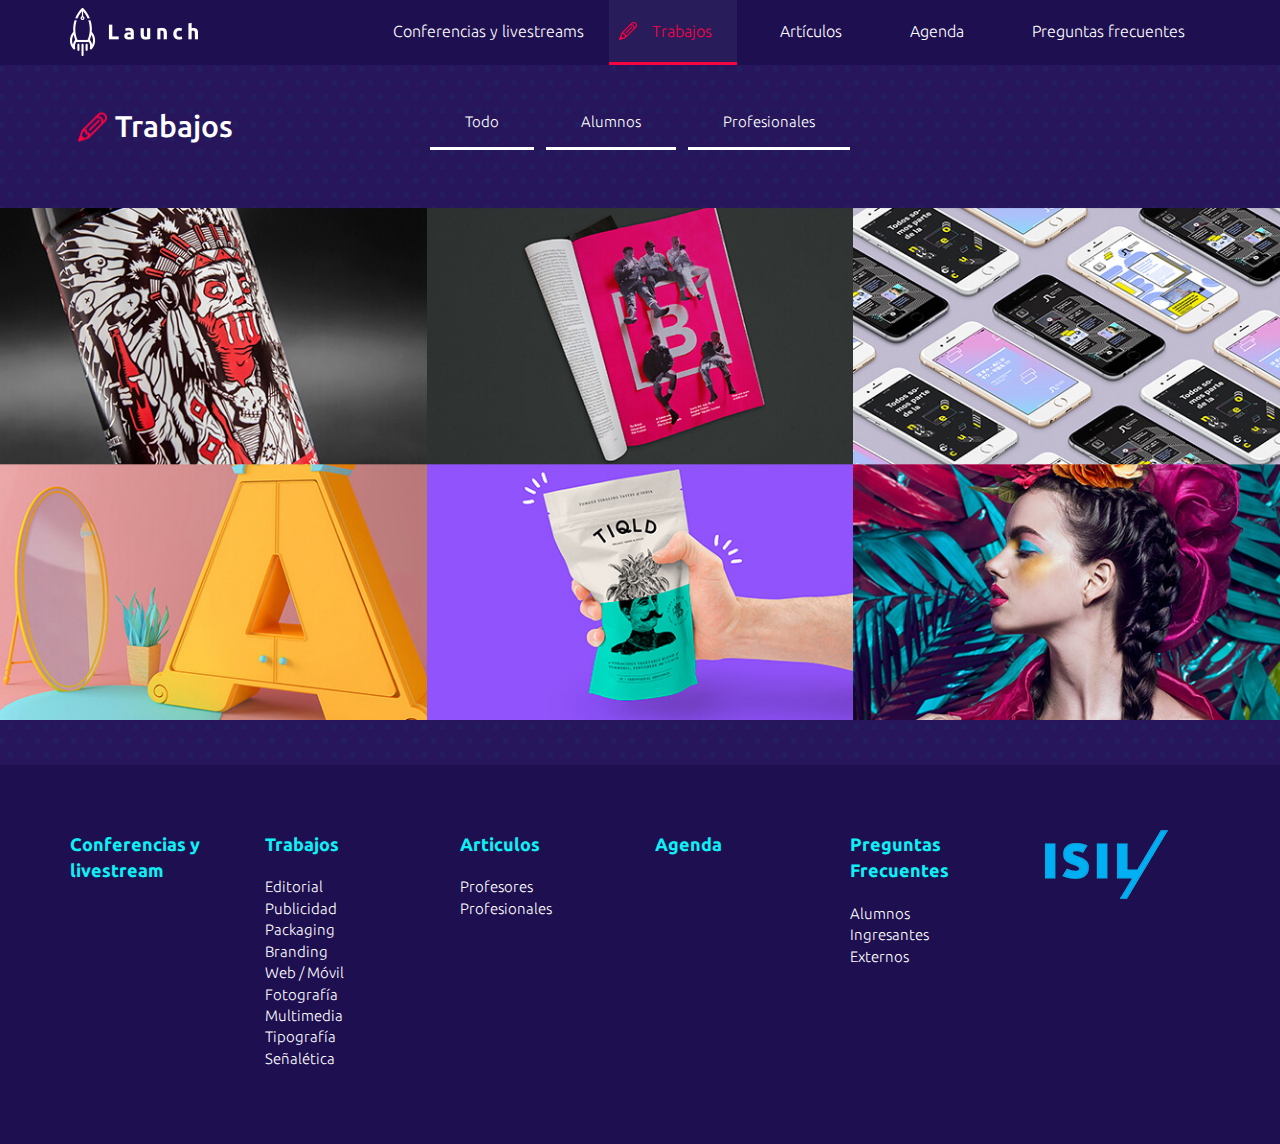
<file: trabajos.html>
<!DOCTYPE html>
<html lang="es-PE">
<head>
    <meta charset="UTF-8">
    <meta name="viewport" content="width=device-width, initial-scale=1">
    <meta name="description" content="">
    <meta name="keywords" content="">
    <title>Home</title>
    <link rel="stylesheet" type="text/css" href="css/bootstrap.min.css">
    <link rel="stylesheet" type="text/css" href="css/bootstrap-theme.min.css">
    <link rel="stylesheet" type="text/css" href="css/font-awesome.css">        
    <link rel="stylesheet" type="text/css" href="css/style.css">   
    <link rel="stylesheet" type="text/css" href="css/responsive.css">
</head>
<body>
<header>
<nav class="navbar navbar-default" role="navigation">
    <div class="container header">
        <div class="navbar-header">
            <button type="button" class="navbar-toggle collapsed" data-toggle="collapse" data-target="#bs-example-navbar-collapse-1" aria-expanded="false">
                <span class="sr-only">Desplegar navegaciónn</span>
                <span class="icon-bar"></span>
                <span class="icon-bar"></span>
                <span class="icon-bar"></span>
            </button>
           <a class="navbar-brand" href="/" rel="home">
                <img src="img/logo.png" alt="" class="img-logo" />
           </a>
        </div>    
        <div class="collapse navbar-collapse" id="bs-example-navbar-collapse-1">
            <ul class="nav navbar-nav menu navbar-right">
                <li class="ico-conferencia"><a href="#">Conferencias y livestreams</a></li>
                <li class="ico-trabajo active">
                    <a title="Trabajos" href="#" data-toggle="dropdown" class="dropdown-toggle" aria-haspopup="true">Trabajos</a>
                    <ul class="dropdown-menu">
                        <li><a href="#">Editorial</a></li>
                        <li><a href="#">Publicidad</a></li>
                        <li><a href="#">Packaging</a></li>
                        <li><a href="#">Branding</a></li>
                        <li><a href="#">Web / Móvil</a></li>
                        <li><a href="#">Fotografía</a></li>
                        <li><a href="#">Multimedia</a></li> 
                        <li><a href="#">Tipografía</a></li>
                        <li><a href="#">Señalética</a></li>                                                                                                                              
                    </ul>
                </li>
                <li class="ico-articulo"><a href="#">Artículos</a></li>
                <li class="ico-agenda"><a href="#">Agenda</a></li>
                <li class="ico-pregunta"><a href="#">Preguntas frecuentes</a></li>
            </ul>
        </div>
    </div>
</nav>
</header>
<div class="wrapper">
    <section class="container contenedor-titulo">
        <div class="row">
            <div class="col-lg-3 col-md-3 col-sm-3">
                <h2 class="titulo titulo-trabajos">Trabajos</h2>
            </div>
            <div class="col-lg-6 col-md-6 col-sm-9" style="text-align: center;">
                <ul class="categoria">
                    <li><a href="#">Todo</a></li>
                    <li><a href="#">Alumnos</a></li>
                    <li><a href="#">Profesionales</a></li>
                </ul>
            </div>
        </div>    
    </section>
    <section class="container-fluid trabajos">
        <div class="row">
            <article class="col-lg-4 col-md-4 col-sm-6 contenedor-trabajos">
                <img src="img/trabajo_1.jpg" class="img-responsive" />  
                <div class="trabajo-vermas">
                    <div class="trabajo-fondo-vermas">
                        <h2>Belleza Natural</h2>
                        <h3>Isabel Macedo - Fotografía</h3>
                        <a href="#">Ver más</a>
                    </div>
                </div>
            </article>
            <article class="col-lg-4 col-md-4 col-sm-6 contenedor-trabajos">
                <img src="img/trabajo_2.jpg" class="img-responsive" />  
                <div class="trabajo-vermas">
                    <div class="trabajo-fondo-vermas">
                        <h2>Belleza Natural</h2>
                        <h3>Isabel Macedo - Fotografía</h3>
                        <a href="#">Ver más</a>
                    </div>
                </div>
            </article>
            <article class="col-lg-4 col-md-4 col-sm-6 contenedor-trabajos">
                <img src="img/trabajo_3.jpg" class="img-responsive" />  
                <div class="trabajo-vermas">
                    <div class="trabajo-fondo-vermas">
                        <h2>Belleza Natural</h2>
                        <h3>Isabel Macedo - Fotografía</h3>
                        <a href="#">Ver más</a>
                    </div>
                </div>
            </article>
            <article class="col-lg-4 col-md-4 col-sm-6 contenedor-trabajos">
                <img src="img/trabajo_4.jpg" class="img-responsive" />  
                <div class="trabajo-vermas">
                    <div class="trabajo-fondo-vermas">
                        <h2>Belleza Natural</h2>
                        <h3>Isabel Macedo - Fotografía</h3>
                        <a href="#">Ver más</a>
                    </div>
                </div>
            </article>
            <article class="col-lg-4 col-md-4 col-sm-6 contenedor-trabajos">
                <img src="img/trabajo_5.jpg" class="img-responsive" />  
                <div class="trabajo-vermas">
                      <div class="trabajo-fondo-vermas">
                        <h2>Belleza Natural</h2>
                        <h3>Isabel Macedo - Fotografía</h3>
                        <a href="#">Ver más</a>
                    </div>
                </div>
            </article>
            <article class="col-lg-4 col-md-4 col-sm-6 contenedor-trabajos">
                <img src="img/trabajo_6.jpg" class="img-responsive" />   
                <div class="trabajo-vermas">
                    <div class="trabajo-fondo-vermas">
                        <h2>Belleza Natural</h2>
                        <h3>Isabel Macedo - Fotografía</h3>
                        <a href="#">Ver más</a>
                    </div>
                </div>
            </article>            
        </div>
    </section>
</div>
<footer>
    <div class="container">
        <div class="row">
            <div class="-col-lg-2 col-md-2 col-sm-4">
                <h3><a href="#">Conferencias y livestream</a></h3>
            </div>
            <div class="-col-lg-2 col-md-2 col-sm-4">
                <h3><a href="#">Trabajos</a></h3>
                <ul>
                    <li><a href="#">Editorial</a></li>
                    <li><a href="#">Publicidad</a></li>
                    <li><a href="#">Packaging</a></li>
                    <li><a href="#">Branding</a></li>
                    <li><a href="#">Web / Móvil</a></li>
                    <li><a href="#">Fotografía</a></li>
                    <li><a href="#">Multimedia</a></li> 
                    <li><a href="#">Tipografía</a></li>
                    <li><a href="#">Señalética</a></li>       
                </ul>
            </div>
            <div class="-col-lg-2 col-md-2 col-sm-4">
                <h3><a href="#">Articulos</a></h3>
                <ul>
                    <li><a href="#">Profesores</a></li>
                    <li><a href="#">Profesionales</a></li>      
                </ul>
            </div>
            <div class="-col-lg-2 col-md-2 col-sm-4">
                <h3><a href="#">Agenda</a></h3>
            </div>
            <div class="-col-lg-2 col-md-2 col-sm-4">
                <h3><a href="#">Preguntas Frecuentes</a></h3>
                <ul>
                    <li><a href="#">Alumnos</a></li>
                    <li><a href="#">Ingresantes</a></li>
                    <li><a href="#">Externos</a></li>                              
                </ul>
            </div>
            <div class="-col-lg-2 col-md-2 col-sm-12 logo-isil">
                <a href="#"><img src="img/logo_isil.png" /></a>
            </div>
        </div>
    </div>
</footer>
<script type="text/javascript" src="js/jquery-3.2.1.min.js"></script>
<script type="text/javascript" src="js/bootstrap.min.js"></script>
</body>
</html>
</file>
<file: css/style.css>
@font-face {
    font-family: 'Ubuntu-L';
    src: url('../fonts/Ubuntu-L.eot');
    src: local('â˜º'), 
    url('../fonts/Ubuntu-L.woff') format('woff'), 
    url('../fonts/Ubuntu-L.ttf') format('truetype'), 
    url('../fonts/Ubuntu-L.svg') format('svg');
    font-weight: normal;
    font-style: normal;
}

@font-face {
    font-family: 'Ubuntu-M';
    src: url('../fonts/Ubuntu-M.eot');
    src: local('â˜º'), 
    url('../fonts/Ubuntu-M.woff') format('woff'), 
    url('../fonts/Ubuntu-M.ttf') format('truetype'), 
    url('../fonts/Ubuntu-M.svg') format('svg');
    font-weight: normal;
    font-style: normal;
}

@font-face {
    font-family: 'Ubuntu-B';
    src: url('../fonts/Ubuntu-B.eot');
    src: local('â˜º'), 
    url('../fonts/Ubuntu-B.woff') format('woff'), 
    url('../fonts/Ubuntu-B.ttf') format('truetype'), 
    url('../fonts/Ubuntu-B.svg') format('svg');
    font-weight: normal;
    font-style: normal;
}


body
{
    background-image: url('../img/trama.jpg');
    background-position: center;
    background-repeat: repeat;
    font-family: 'Ubuntu-M';
    font-size:16px;
}

.wrapper
{
    padding-bottom: 45px;    
}

.wrapper-blanco
{
    padding-bottom: 45px; 
    background: #fff;   
}

.img-responsive
{
    width: 100%;
}

.navbar-default
{
    border: 0;
    margin: 0;
    background: #1e0f50;
    border-radius: 0px;
    box-shadow: none;
}

.navbar-default .navbar-nav>li>a,
.navbar-default .navbar-nav>li>a:focus {
    font-family: 'Ubuntu-L';
    color: #fff;
    padding-top: 21px;
    padding-bottom: 21px;
}

.navbar-default .navbar-nav>.open>a, 
.navbar-default .navbar-nav>.open>a:focus, 
.navbar-default .navbar-nav>.open>a:hover,
.navbar-default .navbar-nav>li>a:hover,
.navbar-default .navbar-nav>.active>a, 
.navbar-default .navbar-nav>.active>a:focus, 
.navbar-default .navbar-nav>.active>a:hover{

    background: transparent;
    color: #f60543;
}

.navbar-default .navbar-nav>.active>a, 
.navbar-default .navbar-nav>.open>a
{
    color: #f60543;
    background: transparent;
        box-shadow: none;
}

.navbar-default .navbar-nav> li.active
{
    background-color: #281c5a;
}

.navbar-default .navbar-collapse, 
.navbar-default .navbar-form
{
    border-color: transparent;
}

.navbar-brand, .navbar-nav>li>a {
     text-shadow: none;
}

.navbar-brand
{
    padding-top: 8px;
    padding-bottom: 8px;
}

.navbar-nav.menu>li::before,
.navbar-nav.menu>li.active::before, 
.navbar-nav.menu>li::after,
.navbar-nav.menu>li.active::after {
    width:100%;
    height:1px;
    z-index:9999;
    content:'';
    position:absolute;
    bottom:-3px;
    left:0;
    box-sizing:border-box;
    -webkit-transform:scale(0);
    -ms-transform:scale(0);
    transform:scale(0);
    transition:0.5s;
    -webkit-transition:0.5s;
    -moz-transition:0.5s;
    -o-transition:0.5s;
    -ms-transition:0.5s;
}
.navbar-nav.menu>li::before, 
.navbar-nav.menu>li.active{
    border-bottom:3px solid #f60543;
    -webkit-transform-origin:0% 100%;
    -ms-transform-origin:0% 100%;
    transform-origin:0% 100%;
}
.navbar-nav.menu>li:hover::after, 
.navbar-nav.menu>li:hover::before{
    -webkit-transform:scale(1);
    -ms-transform:scale(1);
    transform:scale(1);
}

.navbar-nav.menu >li > a
{
    padding-left: 43px;
    padding-right: 25px;
}

.navbar-nav.menu >li.ico-trabajo:hover > a,
.navbar-nav.menu >li.open.ico-trabajo > a,
.navbar-nav.menu >li.active.ico-trabajo > a 
 {
    background-image: url(../img/ico-trabajo.png);
    background-position: 10px center;
    background-repeat: no-repeat;
}

.navbar-nav.menu >li.ico-conferencia:hover > a,
.navbar-nav.menu >li.open.ico-conferencia > a,
.navbar-nav.menu >li.active.ico-conferencia > a 
 {
    background-image: url(../img/ico-conferencia.png);
    background-position: 10px center;
    background-repeat: no-repeat;
}

.navbar-nav.menu >li.ico-articulo:hover > a,
.navbar-nav.menu >li.open.ico-articulo > a,
.navbar-nav.menu >li.active.ico-articulo > a 
 {
    background-image: url(../img/ico-articulo.png);
    background-position: 10px center;
    background-repeat: no-repeat;
}

.navbar-nav.menu >li.ico-agenda:hover > a,
.navbar-nav.menu >li.open.ico-agenda > a,
.navbar-nav.menu >li.active.ico-agenda > a 
 {
    background-image: url(../img/ico-agenda.png);
    background-position: 10px center;
    background-repeat: no-repeat;
}

.navbar-nav.menu >li.ico-pregunta:hover > a,
.navbar-nav.menu >li.open.ico-pregunta > a,
.navbar-nav.menu >li.active.ico-pregunta > a 
 {
    background-image: url(../img/ico-pregunta.png);
    background-position: 10px center;
    background-repeat: no-repeat;
}

.navbar-nav>li>.dropdown-menu {
    margin-top: 0;
    border-top-left-radius: 0;
    border-top-right-radius: 0;
    border-top: 3px solid #f60543;
}

.dropdown-menu
{
    color: #fff;
    font-size: 14px;
    text-align: center;
    background-color: #281c5a;
    padding: 10px 0px;
    border: none;
    box-shadow: none;
    min-width: 142px;
}

.dropdown-menu>li>a {
    font-family: 'Ubuntu-L';
    color: #fff;
    box-shadow: none;
    padding-top: 6px;
    padding-bottom: 6px;
}

.dropdown-menu>.active>a,
.dropdown-menu>.active>a:focus,
.dropdown-menu>.active>a:hover,
.dropdown-menu>li>a:focus,
.dropdown-menu>li>a:hover{
    color:#f60543;
    box-shadow: none;
    background: transparent;
}

.home-seccion-1
{
    text-align: center;
    padding: 45px 25%;
}

.home-seccion-1 h2,
.home-seccion-3 h2,
.seccion-lista-categorias  h2
{
    color: #0ff0f5;
    font-size: 30px;
    margin: 0px;
    margin-bottom: 21px;
    position: relative;
    padding-bottom: 23px;
    text-align: center;
}

.home-seccion-1 h2:before,
.home-seccion-3 h2:before,
.seccion-lista-categorias  h2:before{
    content: "";
    position: absolute;
    width: 100px;
    height: 1px;
    bottom: 0;
    left: 50%;
    border-bottom: 3px solid #0ff0f5;
    transform: translateX(-50%);
    text-align: center;
}

.home-seccion-1 h3
{
    color: #fff;
    font-size: 18px;
    font-family: 'Ubuntu-L';
    margin: 0px;
}

.home-seccion-2 .contenedor-proyectos
{
    padding: 0px;
    padding-bottom: 35%;
    position: relative;
}

.home-seccion-2 .contenedor-proyectos img
{
    position: absolute;
    top: 0px;
    left: 0px;
    object-fit: cover;
    height: 100%;
}

.home-seccion-3.container
{
    padding-top: 65px;
    padding-bottom: 0px;
}

.home-seccion-3 .lista-categorias
{
     text-align: center;
     margin-bottom: 18px;
}

.home-seccion-3 .lista-categorias a
{
    text-decoration: none;
     color: #fff;
     font-size: 20px;
}

.home-seccion-3 .lista-categorias a:hover
{
     color: #f60543;
}

.contenedor-titulo
{
    color: #fff;
    padding-top: 45px;
    padding-bottom: 45px;
}

.contenedor-titulo ul.categoria
{
    list-style: none;
    padding: 0px;
    display: inline-block;
    margin: 0;
}

.contenedor-titulo ul.categoria li
{
    display: inline-block;
    padding: 0 4px;
    padding-bottom: 30px;
}


.contenedor-titulo ul.categoria li a
{
    color: #fff;
    text-decoration: none;
    font-size: 15px;
    font-family: 'Ubuntu-L';
    padding: 0 35px 20px 35px ;
    position: relative;    
}

.contenedor-titulo ul.categoria li:hover a
{
    color: #f60543;   
}

.contenedor-titulo ul.categoria li a:before
{
    content: "";
    position: absolute;
    width: 100%;
    height: 1px;
    bottom: 0;
    left: 50%;
    border-bottom: 3px solid #fff;
    transform: translateX(-50%);
    text-align: center;  
}

.contenedor-titulo ul.categoria li:hover  a:before
{
    border-bottom: 3px solid #f60543; 
}


.contenedor-titulo h2.titulo
{
    font-size: 30px;
    position: relative;
    padding-left: 45px;
    margin: 0px;
    margin-bottom: 20px;    
}

.contenedor-titulo h2.titulo:before
{
    background-position: center;
    background-repeat: no-repeat;
    width: 29px;
    height: 29px;
    position: absolute;
    top: 50%;
    transform: translateY(-50%);
    left: 8px;
    content: " ";
}

.contenedor-titulo h2.titulo.titulo-trabajos:before
{
    background-image: url(../img/ico-trabajo-grande.png);
}

.contenedor-titulo h2.titulo.titulo-articulos:before
{
    background-image: url(../img/ico-articulos-grande.png);
}

.contenedor-titulo h2.titulo.titulo-preguntas:before
{
    background-image: url(../img/ico-preguntas-grande.png);
}

.trabajos
{

}

.trabajos .contenedor-trabajos,
.home-seccion-2 .contenedor-proyectos
{
    padding: 0px;
    padding-bottom: 20%;
    position: relative;
    overflow: hidden;
    height: auto;
    background-color: #0ff0f5;
}

.home-seccion-2 .contenedor-proyectos
{
    padding-bottom: 34%;
}

.trabajos .contenedor-trabajos img,
.home-seccion-2 .contenedor-proyectos img
{
    position: absolute;
    top: 0px;
    left: 0px;
    object-fit: cover;
    height: 100%;
    z-index: 2;
    transition: all 0.5s;
    -webkit-transition:all 0.5s;
    -moz-transition:all 0.5s;
    -o-transition:all 0.5s;
    -ms-transition:all 0.5s;
}

.trabajos .contenedor-trabajos:hover img,
.home-seccion-2 .contenedor-proyectos:hover img
{
    -ms-filter: "progid:DXImageTransform.Microsoft.Alpha(Opacity=50)";
    filter: alpha(opacity=50);
    -moz-opacity: 0.5;
    -khtml-opacity: 0.5;
    opacity: 0.5;
    filter: grayscale(100%);
    -webkit-filter: grayscale(100%);
}

.trabajos .contenedor-trabajos .trabajo-vermas,
.home-seccion-2 .contenedor-proyectos .trabajo-vermas
{
    position: absolute;
    top: -300px;
    left: 0px;
    height: 100%;
    width: 100%;
    transition: all 0.5s;
    -webkit-transition:all 0.5s;
    -moz-transition:all 0.5s;
    -o-transition:all 0.5s;
    -ms-transition:all 0.5s;
}

.trabajos .contenedor-trabajos:hover .trabajo-vermas,
.home-seccion-2 .contenedor-proyectos:hover .trabajo-vermas
{
    top: 0px;
    z-index: 3;
}

.trabajos .contenedor-trabajos .trabajo-vermas .trabajo-fondo-vermas,
.home-seccion-2 .contenedor-proyectos .trabajo-vermas .trabajo-fondo-vermas
{
    color: #fff;
    position: absolute;
    top: 50%;
    left: 0;
    transform: translate(0,-50%);
    text-align: center;
    right: 0;
}

.trabajos .contenedor-trabajos .trabajo-vermas .trabajo-fondo-vermas h2,
.home-seccion-2 .contenedor-proyectos .trabajo-vermas .trabajo-fondo-vermas h2
{
    margin: 0px;
    margin-bottom: 15px;
    font-size: 35px;
    line-height: 1;
}

.trabajos .contenedor-trabajos .trabajo-vermas .trabajo-fondo-vermas h3,
.home-seccion-2 .contenedor-proyectos .trabajo-vermas .trabajo-fondo-vermas h3
{
    margin: 0px;
    margin-bottom: 15px;
    font-size: 16px;
}

.trabajos .contenedor-trabajos .trabajo-vermas .trabajo-fondo-vermas a,
.home-seccion-2 .contenedor-proyectos .trabajo-vermas .trabajo-fondo-vermas a
{
    background-color: #281c5a;
    color: #0ff0f5;
    text-decoration: none;
    font-size: 20px;
    padding: 10px 30px;
    display: inline-block;
}

.breadcrumb {
    font-size: 10px;
    font-family: 'Ubuntu-L';    
    padding: 15px 0px;
    margin-bottom: 0px;
    list-style: none;
    background-color: transparent;
    border-radius: 0px;
}

.breadcrumb li a{
    color: #bababa;
}

.breadcrumb>.active
{
    color: #0ff0f5;
}

.contenedor-trabajo-detalle
{
   padding-bottom: 45px ;     
}

.contenedor-trabajo-detalle .titulo
{
   color: #0ff0f5;
   font-size: 30px;
   margin: 0px;
   margin-bottom: 15px; 
}

.meta-trabajo
{
   list-style: none;
   padding: 0px;
   font-size: 12px;
   font-family: 'Ubuntu-L'; 
   margin-bottom: 15px;
   height: auto;
   overflow: hidden;  
}

.meta-trabajo > li
{
    float: left;
}

.meta-trabajo > li > a,
.meta-trabajo > li > a:hover
{
   color: #fff;
   padding-left: 20px;
   padding-right: 30px;
   position: relative;
}

.meta-trabajo > li:last-child > a
{
    padding-right: 0px;
}

.meta-trabajo > li > a:before
{
    background-position: center;
    background-repeat: no-repeat;
    width: 12px;
    height: 12px;
    position: absolute;
    top: 50%;
    transform: translateY(-50%);
    left: 3px;
    content: " ";
}

.meta-trabajo .meta-autor:before
{
    background-image: url(../img/ico-lapiz.png);
}

.meta-trabajo .meta-category:before
{
    background-image: url(../img/ico-escudo.png);
}

.meta-trabajo .meta-fecha:before
{
    background-image: url(../img/ico-cal.png);
}

.contenedor-trabajo-detalle .separador
{
    height: 1px;
    background-color: #fff;
    width: 100%;
    margin-bottom: 20px;
}

.contenedor-trabajo-detalle .resumen
{
   font-size: 16px;
   font-family: 'Ubuntu-L';
   color: #fff; 
   margin: 0px;
   margin-bottom: 20px;   
}

.redes-sociales-share h3
{
    font-size: 18px;
    color: #0ff0f5;
    text-align: left;
    margin: 0px;
    margin-bottom: 20px;   
}

.redes-sociales-share .row-fluid-separador
{
    padding: 0 0px 0 30px;
    border-left: 1px solid #fff;
}

.redes-sociales-share ul
{
    list-style: none;
    padding: 0px;
    height: auto;
    overflow: hidden;
}

.redes-sociales-share ul > li {
    display: inline-block;
    padding-right: 9px;
}

.redes-sociales-share ul > li:last-child {
    padding-right: 0px;
}

.redes-sociales-share ul > li > a
{
    color: #281c5a;
    background-color: #fff;
    border-radius: 100%;
    font-size: 30px;
    padding: 2px 10px;
    width: 45px;
    height: auto;
    display: block;
    transition: all 0.5s;
    -webkit-transition:all 0.5s;
    -moz-transition:all 0.5s;
    -o-transition:all 0.5s;
    -ms-transition:all 0.5s;    
}

.redes-sociales-share ul > li > a:hover
{
    background-color: #f60543;
}

.trabajos-relacionados,
.articulos-relacionados
{
    padding-top: 45px;
}

.contenedor-trabajos-relacionados
{
    position: relative;
    overflow: hidden;
    height: auto;
}

.contenedor-trabajos-relacionados .contenedor-imagen-relacionados
{
    background-color: #0ff0f5;
    position: relative;
    padding-bottom: 60%;
    margin-bottom: 15px;
}

.contenedor-trabajos-relacionados p
{
   font-family: 'Ubuntu-L';
   color: #fff;
   font-size: 14px;
}

.contenedor-trabajos-relacionados p.resumen-articulo
{
   color: #6f6f6f;
}

.contenedor-trabajos-relacionados .contenedor-imagen-relacionados img
{
    position: absolute;
    top: 0px;
    left: 0px;
    object-fit: cover;
    height: 100%;
    z-index: 2;
    transition: all 0.5s;
    -webkit-transition:all 0.5s;
    -moz-transition:all 0.5s;
    -o-transition:all 0.5s;
    -ms-transition:all 0.5s;
}

.contenedor-trabajos-relacionados .content-imagen-general
{
    position: relative;
}

.contenedor-trabajos-relacionados .content-imagen-general:hover .contenedor-imagen-relacionados img
{
    -ms-filter: "progid:DXImageTransform.Microsoft.Alpha(Opacity=50)";
    filter: alpha(opacity=50);
    -moz-opacity: 0.5;
    -khtml-opacity: 0.5;
    opacity: 0.5;
    filter: grayscale(100%);
    -webkit-filter: grayscale(100%);
}



.contenedor-trabajos-relacionados .trabajo-vermas {
    position: absolute;
    top: -300px;
    left: 0px;
    height: 100%;
    width: 100%;
    transition: all 0.5s;
    -webkit-transition: all 0.5s;
    -moz-transition: all 0.5s;
    -o-transition: all 0.5s;
    -ms-transition: all 0.5s;
}

.contenedor-trabajos-relacionados .content-imagen-general:hover .trabajo-vermas
{
    top: 0px;
    z-index: 3;
}

.contenedor-trabajos-relacionados .trabajo-vermas .trabajo-fondo-vermas
{
    color: #fff;
    position: absolute;
    top: 50%;
    left: 0;
    transform: translate(0,-50%);
    text-align: center;
    right: 0;
}

.contenedor-trabajos-relacionados .trabajo-vermas .trabajo-fondo-vermas h2
{
    margin: 0px;
    margin-bottom: 15px;
    font-size: 35px;
    line-height: 1;
}

.contenedor-trabajos-relacionados .trabajo-vermas .trabajo-fondo-vermas h3
{
    margin: 0px;
    margin-bottom: 15px;
    font-size: 16px;
}

.contenedor-trabajos-relacionados .trabajo-vermas .trabajo-fondo-vermas a
{
    background-color: #281c5a;
    color: #0ff0f5;
    text-decoration: none;
    font-size: 20px;
    padding: 10px 30px;
    display: inline-block;
}

.trabajos-relacionados h3.titulo,
.articulos-relacionados h3.titulo
{
    color: #0ff0f5;
    text-align: left;
    margin: 0px;
    border-bottom: 1px solid #fff;
    padding-bottom: 15px;
    font-size: 30px;
    margin-bottom: 30px;
}

.articulos-relacionados h3.titulo
{
    border-bottom: 1px solid #b4b4b4;
}

.wrapper-blanco .contenedor-titulo
{
    color: #6f6f6f;
}

.wrapper-blanco .contenedor-titulo ul.categoria li a {
    color: #adabab;
    text-decoration: none;
    font-size: 15px;
    font-family: 'Ubuntu-L';
    padding: 0 35px 20px 35px;
    position: relative;
}

.wrapper-blanco .contenedor-titulo ul.categoria li a:before {
    content: "";
    position: absolute;
    width: 100%;
    height: 1px;
    bottom: 0;
    left: 50%;
    border-bottom: 3px solid #adabab;
    transform: translateX(-50%);
    text-align: center;
}

.wrapper-blanco .contenedor-titulo ul.categoria li:hover a
{
    color: #f60543;   
}

.wrapper-blanco .contenedor-titulo ul.categoria li:hover  a:before
{
    border-bottom: 3px solid #f60543; 
}

.articulos
{
    padding-top: 45px;
    padding-bottom: 45px;  
}

.agenda
{
    padding-top: 0px;
    padding-bottom: 45px;  
}

.articulos .contenedor-articulos,
.agenda .contenedor-agenda
{
    margin-bottom: 35px;
}

.articulos .contenedor-articulos h4,
.agenda .contenedor-agenda h4
{
   font-size: 22px;
   margin-top : 20px;   
}

.articulos .contenedor-articulos h4 a,
.agenda .contenedor-agenda h4 a
{
   color: #2d1e74;
}

.articulos .contenedor-articulos .resumen-articulo,
.agenda .contenedor-agenda .resumen-agenda
{
    font-size: 15px;
    font-family: 'Ubuntu-L';
    color: #6f6f6f;
    margin-bottom: 30px;
}

.articulos .contenedor-articulos .thumbail,
.agenda .contenedor-agenda .thumbail
{
    height: 225px;
    position: relative;
}

.articulos .contenedor-articulos .thumbail img,
.agenda .contenedor-agenda .thumbail img
{
    object-fit: cover;
    width: 100%;
    height: 100%; 
}

.articulos .contenedor-articulos .meta-trabajo > li > a,
.agenda .contenedor-agenda .meta-trabajo > li > a
{
   color: #6f6f6f; 
}

.cuadrado-fecha
{
    background-color: #f60543;
    color: #fff;
    height: 75px;
    position: absolute;
    top: 0px;
    left: 15px;
    width: 75px; 
    text-align: center; 
    font-family: 'Ubuntu-M';      
}

.detalle-articulo .cuadrado-fecha
{
    background-color: #f60543;
    color: #fff;
    width: 125px;
    height: 125px;
    left: 0;
    text-align: center;
    display: inline-block;
    font-family: 'Ubuntu-M';
    position: relative;        
}

.detalle-articulo .cuadrado-fecha h2
{
    font-size: 77px;
    margin: 0px;
    line-height: 1;
    margin-top: 3px;
}

.cuadrado-fecha h2
{
    font-size: 45px;
    margin: 0px;
    line-height: 1;
    margin-top: 3px;
}

.agenda .contenedor-agenda .cuadrado-fecha h4
{
    font-size: 24px;
    margin: 0px;
    line-height: 1;  
}

.detalle-articulo .cuadrado-fecha h4
{
    font-size: 40px;
    margin: 0px;
    line-height: 1; 
}

.wrapper-blanco .contenedor-trabajo-detalle .titulo
{
    color: #6f6f6f;
}

.wrapper-blanco .redes-sociales-share .row-fluid-separador
{
    padding: 0 0px 0 30px;
    border-left: 1px solid #b4b4b4;
}

.wrapper-blanco .redes-sociales-share ul > li > a {
    background-color: #b4b4b4;
    color: #fff;
}

.wrapper-blanco .redes-sociales-share ul > li > a:hover
{
    background-color: #f60543;
}

.wrapper-blanco .meta-trabajo > li > a, 
.wrapper-blanco .meta-trabajo > li > a:hover {
    color: #6f6f6f;
}

.wrapper-blanco .contenedor-trabajo-detalle .separador {
    background-color: #6f6f6f;
}

.detalle-articulo
{
    font-size: 16px;
    font-family: 'Ubuntu-L';
    color: #6f6f6f;
    padding-top: 45px;
    padding-bottom: 45px;
}

.seccion-lista-categorias {
    padding: 65px 20% 0px 20%;
}

.seccion-lista-categorias  .lista-categorias
{
     text-align: center;
     margin-bottom: 18px;
}

.seccion-lista-categorias  .lista-categorias a
{
    text-decoration: none;
     color: #6f6f6f;
     font-size: 20px;
}

.seccion-lista-categorias  .lista-categorias a:hover
{
     color: #f60543;
}

.preguntas
{
    padding-top: 45px;
    padding-bottom: 45px;    
}

.preguntas .contenedor-preguntas
{
    margin-bottom: 20px; 
}

.preguntas .contenedor-preguntas h3
{
   color: #1e0f50;
   font-size: 16px; 
}

.preguntas .contenedor-preguntas p
{
    font-size: 14px;
    font-family: 'Ubuntu-L';
    color: #6f6f6f;    
}

.comentarios
{
    padding-top:45px;
    padding-bottom:45px;  
}

.comentarios h3
{
    color: #0ff0f5;
    font-size: 30px;
    margin-bottom: 25px;
}

.comentarios form 
{
    margin-bottom: 45px;
}

.comentarios form textarea
{
    width: 100%;
    background: #281c5a;
    margin-bottom: 10px;
}

.comentarios.comentarios-gris form textarea
{
    background-color: #f6f6f6;
}

.comentarios form .content-form-submit
{
    text-align: right;
}

.comentarios form .content-form-submit input[type=submit]
{
    background: #0ff0f5;
    border: 0px;
    font-size: 20px;
    padding: 10px 75px;
    line-height: 1;

}

.row-fluid-comentarios
{
    background-color: #1e0f50;
    height: auto;
    overflow: hidden;
    color:#fff;
    padding: 0px 35px;
}

.comentarios.comentarios-gris .row-fluid-comentarios {
    background-color: #f6f6f6;
    color:#6f6f6f;
}

.row-fluid-comentarios .item-comentario 
{
    padding: 30px 0px;
    border-bottom: 1px solid #120342;
    font-size: 14px;
    font-family: 'Ubuntu-L';
}

.comentarios.comentarios-gris .row-fluid-comentarios .item-comentario 
{
    border-bottom: 1px solid #d7d7d7;
}

.row-fluid-comentarios .item-comentario:last-child,
.comentarios.comentarios-gris .item-comentario:last-child 
{
    border-bottom: 0;
}


.row-fluid-comentarios .item-comentario h4{
    font-size: 18px;
    font-family: 'Ubuntu-M';
    color: #0ff0f5;
    line-height: 1;
    margin-top: 5px;
    margin-bottom: 15px;
}

.row-fluid-comentarios .item-comentario img{
    width: 50px;
    height: 50px;
    border-radius: 50px;
    object-fit: cover;
}

footer{
    background-color: #1e0f50;
    padding-top: 65px ;
    padding-bottom: 65px ;    
}

footer h3
{
    font-family: 'Ubuntu-B';    
    margin: 0px;
    margin-bottom: 20px;
}

footer h3 a,
footer h3 a:hover{
    color: #0ff0f5;
    font-size: 18px;
    text-decoration: none;
}

footer ul{
    font-family: 'Ubuntu-L'; 
    padding: 0px;
    list-style: none;
    font-size: 15px;
}


footer ul li a,
footer ul li a:hover{
    color: #fff;
}
</file>
<file: css/responsive.css>
@media (min-width:1200px){
   .col-especial
   {
        width: 20%;
        float: left ;
   }
       
}
@media (min-width:992px) and (max-width:1199px){
    .col-especial
   {
        width: 20%;
        float: left ;
   }
   
   .dropdown-menu li{
        float:left;
        display:inline;
        width:25%;
   }
   .navbar-nav>li {
        height: auto;
        overflow: hidden;
    }
    
    .redes-sociales-share ul > li > a {
        font-size: 25px;
        padding: 0px 4px;
        width: 35px;
    }
}

@media (max-width:1199px) 
{ 
    .navbar-brand {
        padding:5px 15px; 
        margin-left: 0px !important;
        height: auto;
    }
    
    .navbar-header {
        float: none;
    }
    .navbar-left,.navbar-right {
        float: none !important;
    }
    .navbar-toggle {
        display: block;
    }
    
    
    .navbar-default .navbar-toggle .icon-bar {
       /* background-color: #d91b5c;*/
    }

    .navbar-collapse {
        border-top: 1px solid transparent;
        box-shadow: inset 0 1px 0 rgba(255,255,255,0.1);
    }
    .navbar-fixed-top {
        top: 0;
        border-width: 0 0 1px;
    }
    .navbar-collapse.collapse {
        display: none!important;
    }


    .navbar-nav>li {
        float: none;
    }
    .navbar-nav>li>a {
        padding: 10px 0px;
    }
    .collapse.in{
        display:block !important;
    }
   .navbar-nav .open .dropdown-menu {
       position: static;
       width: auto;
       margin-top: 0;
       -webkit-box-shadow: none;
       box-shadow: none;
    }
    
    .navbar-nav .lista-redes-sociales a:first-child {
        padding-left: 0px;
    }
}

@media (min-width:768px) and (max-width:991px){
    .logo-isil
    {
        text-align: center;
    }

    .trabajos .contenedor-trabajos {
          padding-bottom: 29%;
    }
    
    .dropdown-menu li{
        float:left;
        display:inline;
        width:25%;
   }
   .navbar-nav>li {
        height: auto;
        overflow: hidden;
    }
}
@media (max-width:767px){
    .dropdown-menu {
        text-align: left;
    }
    
    .navbar-nav {
        margin-top: 3px;
        margin-bottom: 3px;
    }
    
    .navbar-default .navbar-nav>li>a, 
    .navbar-default .navbar-nav>li>a:focus{
        padding-top: 15px;
        padding-bottom: 15px;
    }
    
    .navbar-default .navbar-nav .open .dropdown-menu>li>a {
        color: #fff;
        padding-left: 43px;
    }
    
    .navbar-default .navbar-nav .open .dropdown-menu>li>a:focus, 
    .navbar-default .navbar-nav .open .dropdown-menu>li>a:hover {
        color: #f60543;
    }
    
    .navbar-nav .open .dropdown-menu {
        background-color: #281c5a;
    }
    
    .home-seccion-1 {
        text-align: center;
        padding: 65px 15px;
    }
    
    .home-seccion-2 .contenedor-proyectos {
        padding-bottom: 69%;
    }
    
    .meta-trabajo > li {
        display: block;
        float: none;
        margin-bottom: 10px;
    }
    
    .contenedor-titulo {
        padding-top: 15px;
        padding-bottom: 15px;
    }
    
    .contenedor-titulo ul.categoria li {
        width: 100%;
    }
    
    .redes-sociales-share .row-fluid-separador,
    .wrapper-blanco .redes-sociales-share .row-fluid-separador {
        padding:0px;
        border-left: none;
    }
    
    .trabajos .contenedor-trabajos {
        padding-bottom: 59%;
    }
    
    .articulos {
        padding-top: 25px;
        padding-bottom: 25px;
    }
    
    .preguntas {
        padding-top: 25px;
        padding-bottom: 25px;
    }
    
    .agenda {
        padding-top: 25px;
        padding-bottom: 25px;
    }
    
    .detalle-articulo .cuadrado-fecha {
        background-color: #f60543;
        color: #fff;
        width: 125px;
        height: 125px;
        text-align: center;
        display: inline-block;
        font-family: 'Ubuntu-M';
        position: relative;
        left: 50%;
        transform: translateX(-50%);
        margin-bottom: 20px;
    }
    
    .detalle-articulo {
        padding-top: 25px;
        padding-bottom: 25px;
        text-align: justify;        
    }
    
    .comentarios h3 {
        margin-bottom: 25px;
    }
    
    .comentarios form .content-form-submit input[type=submit] {
        width: 100%;
    }
    
    .row-fluid-comentarios {
        padding: 0px 15px;
    }
    
    footer
    {
       text-align: center; 
    }
    
    footer ul > li
    {
       margin-bottom: 10px; 
    }
}
</file>
